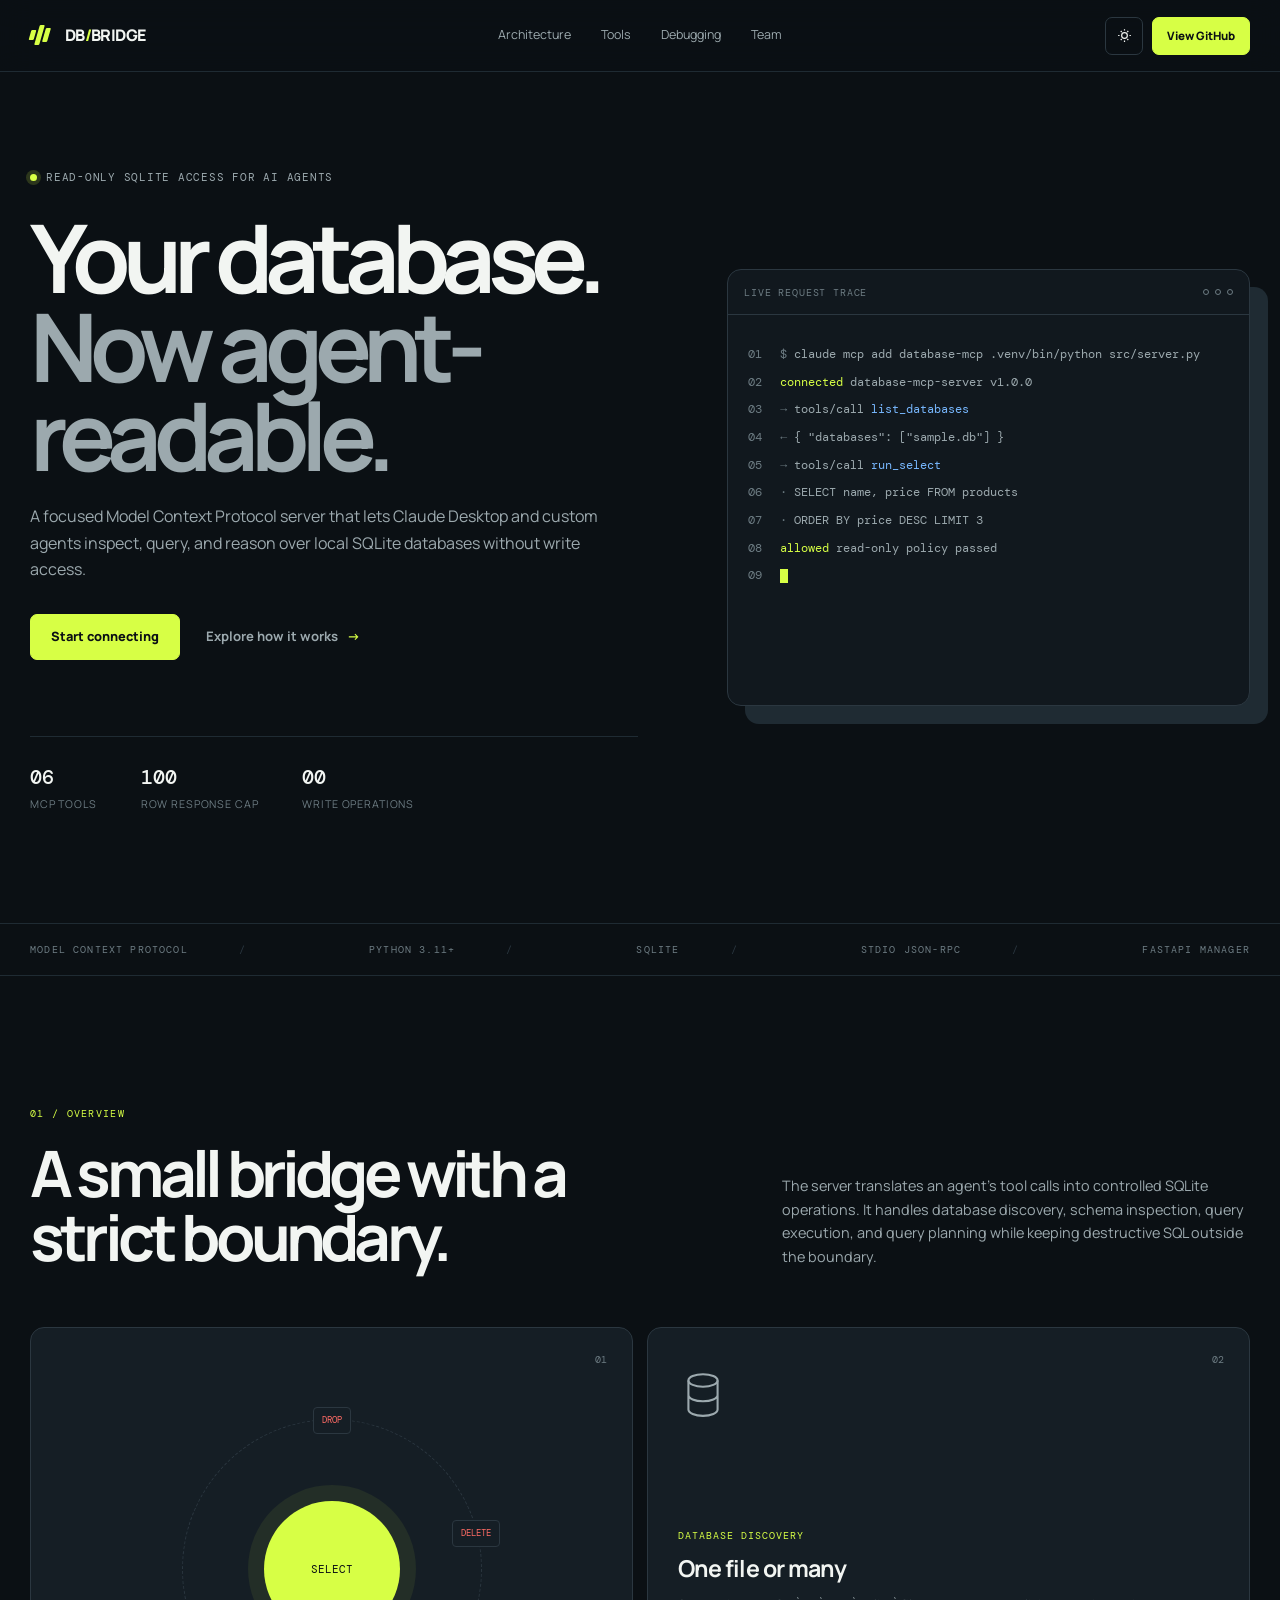
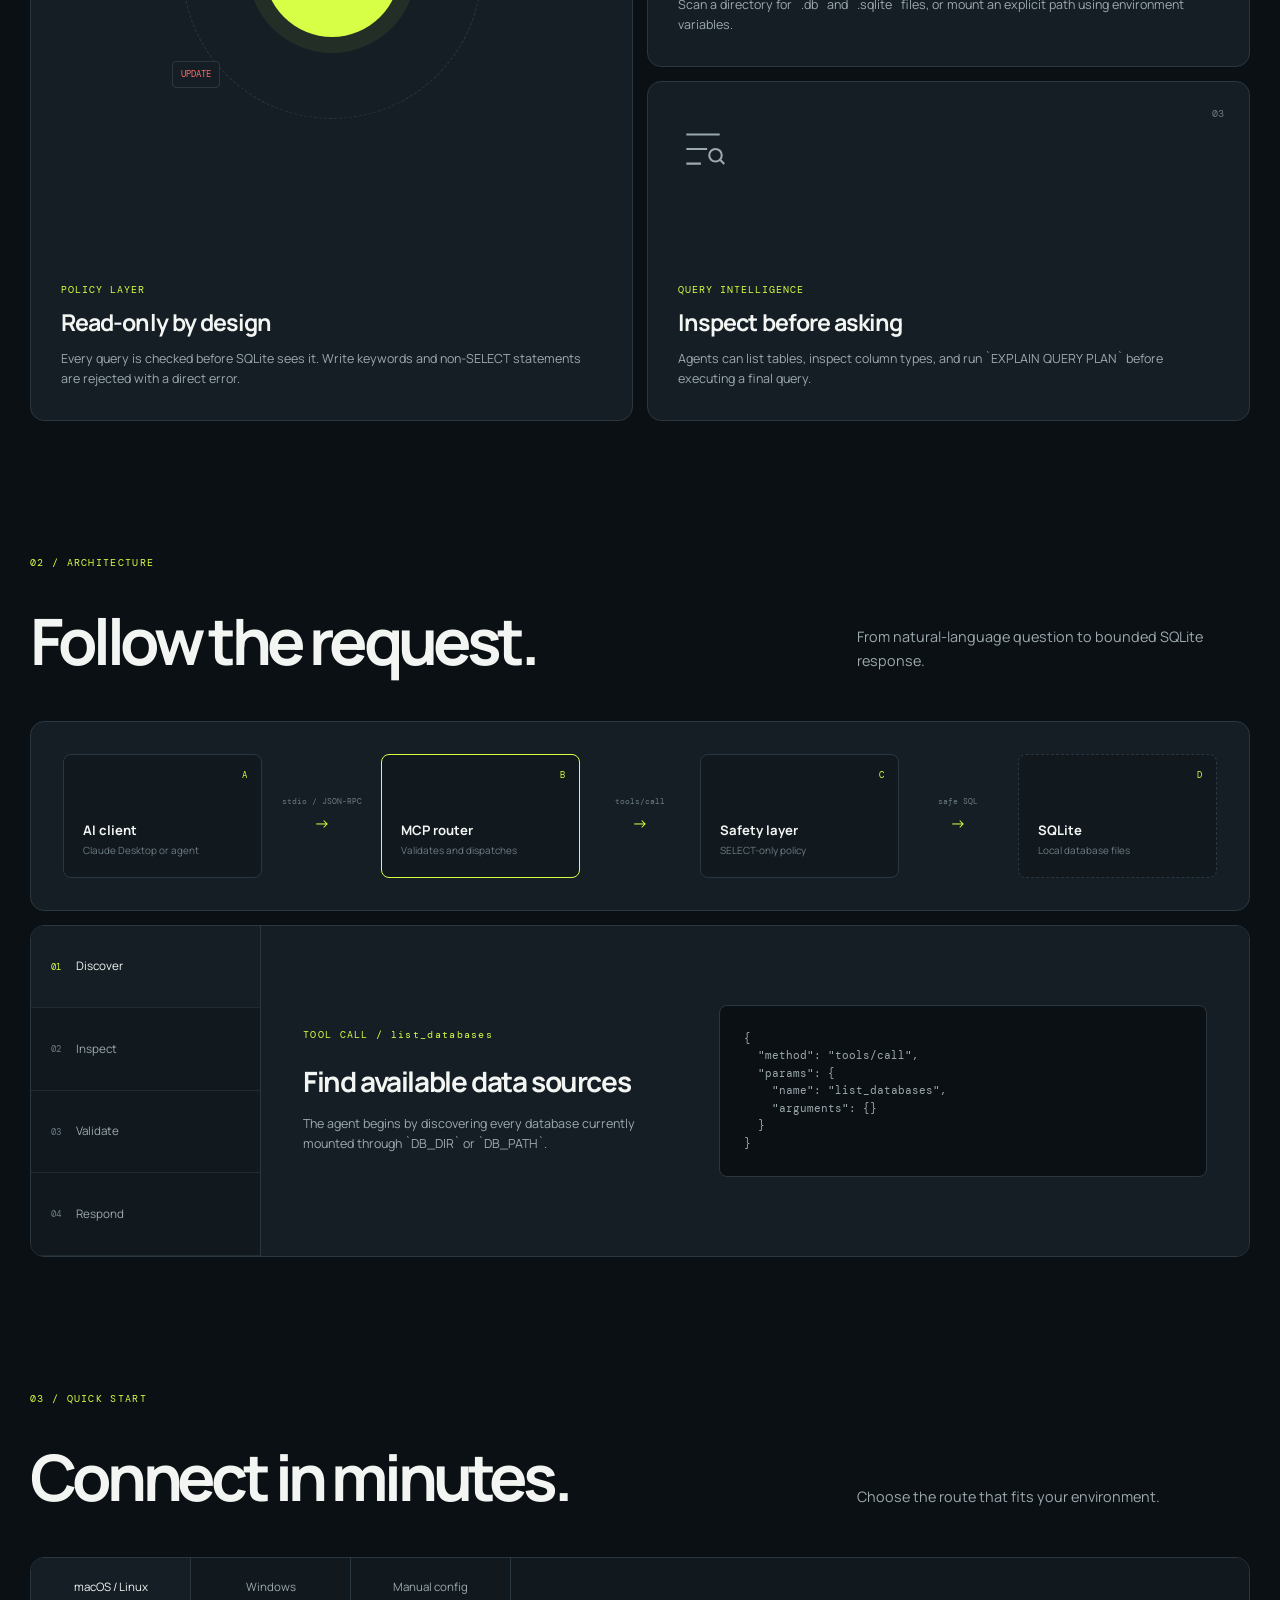
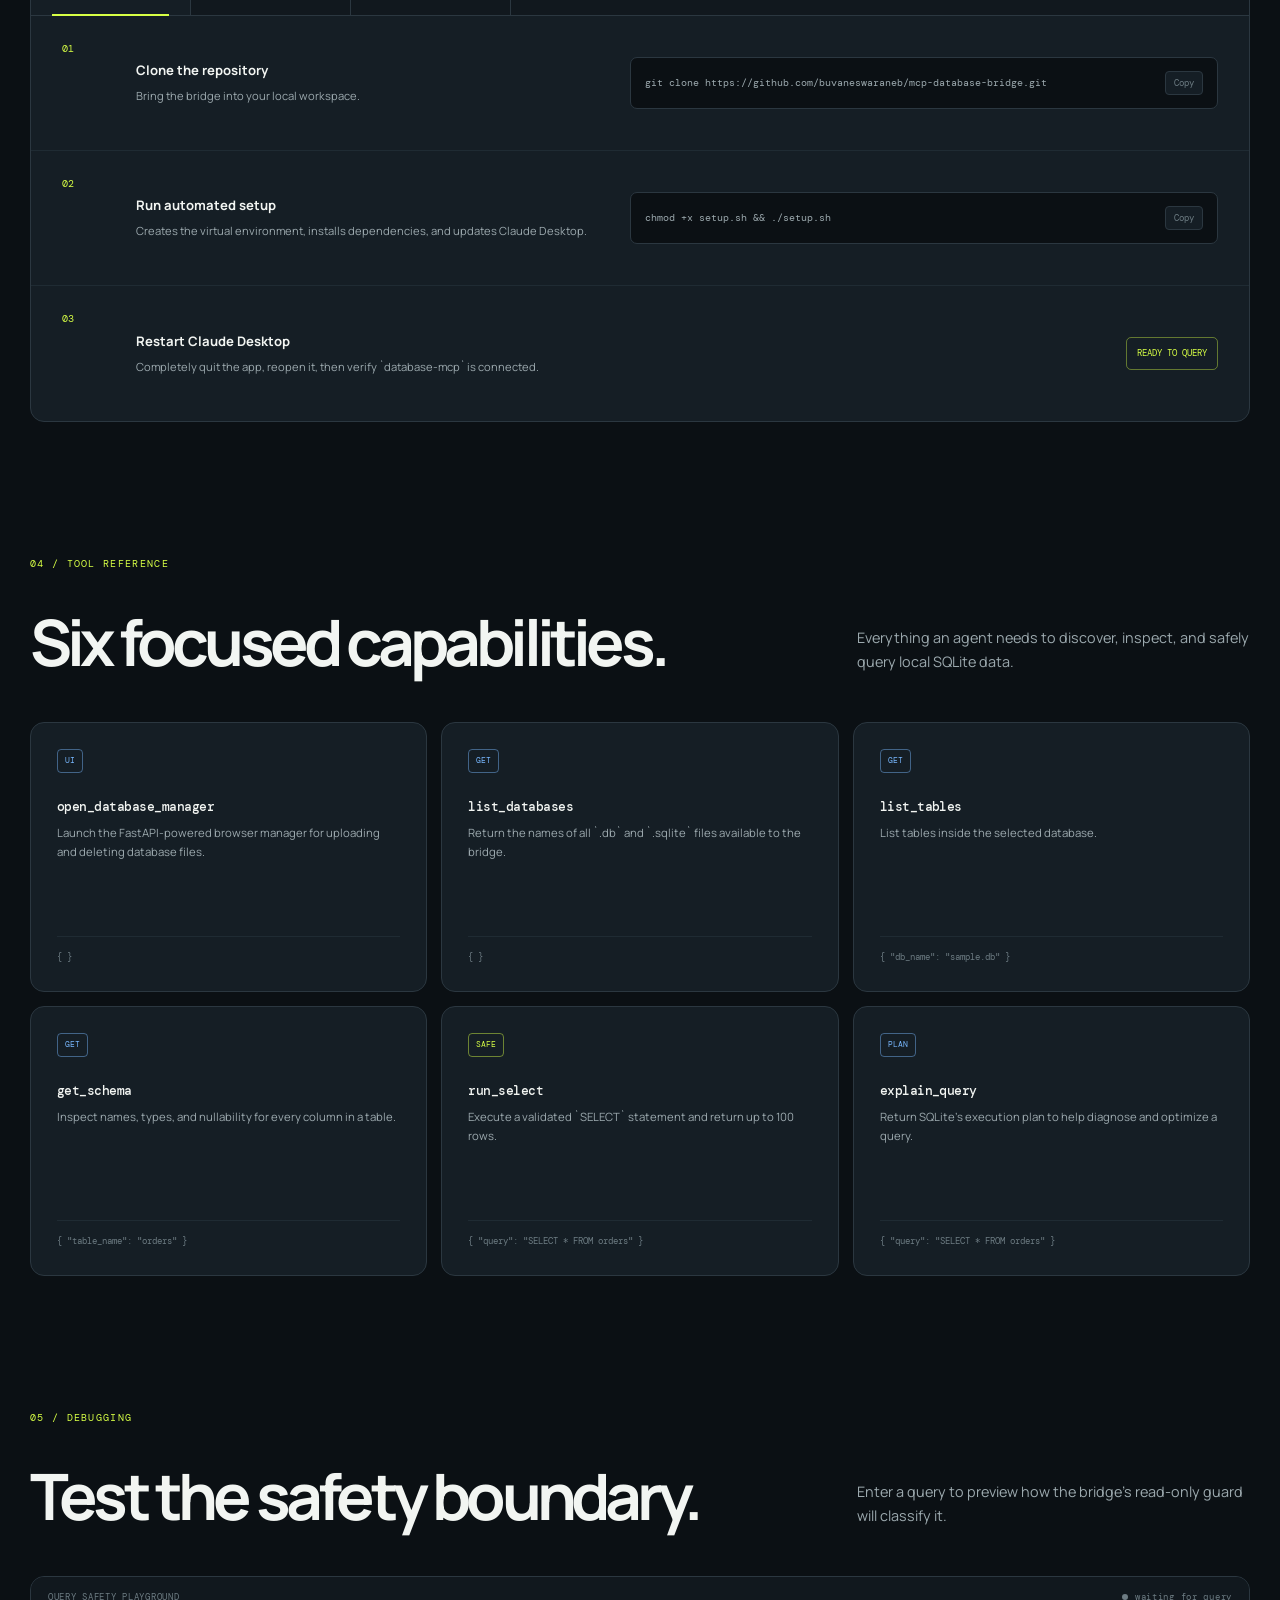
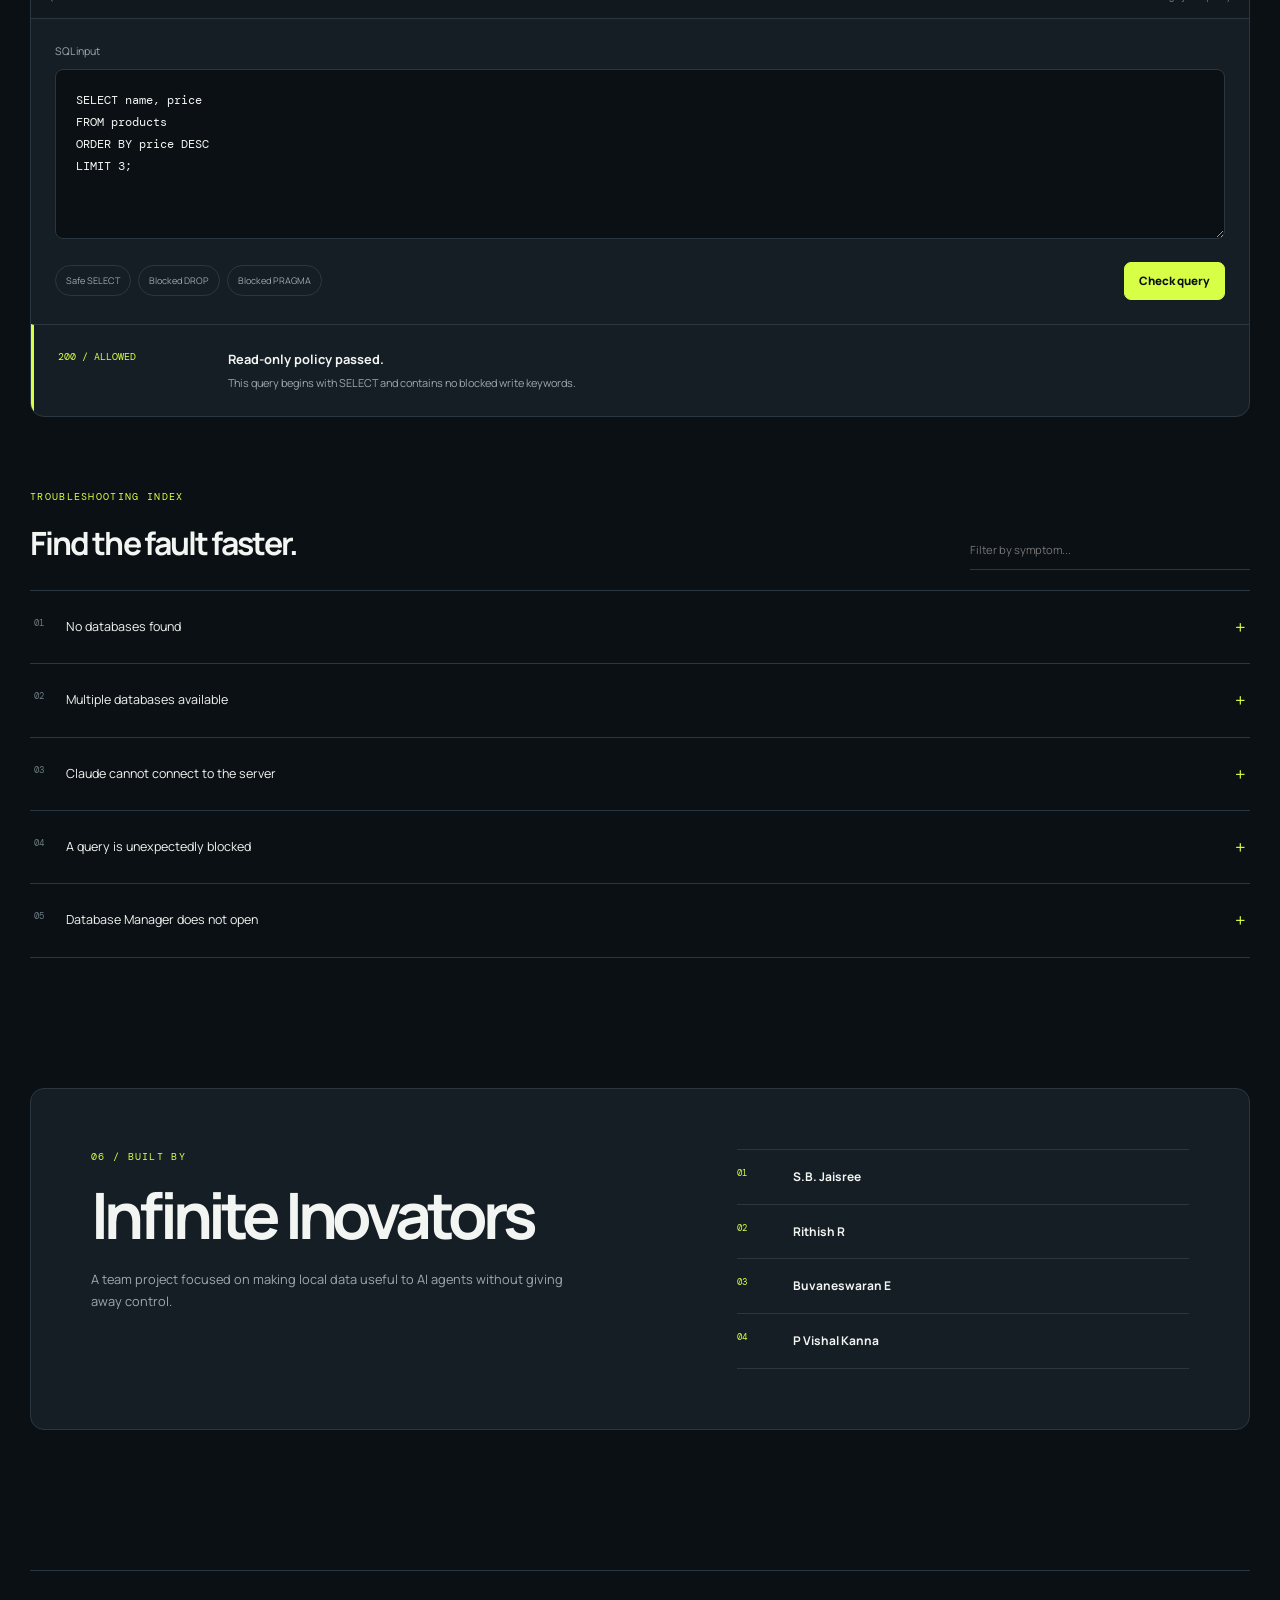
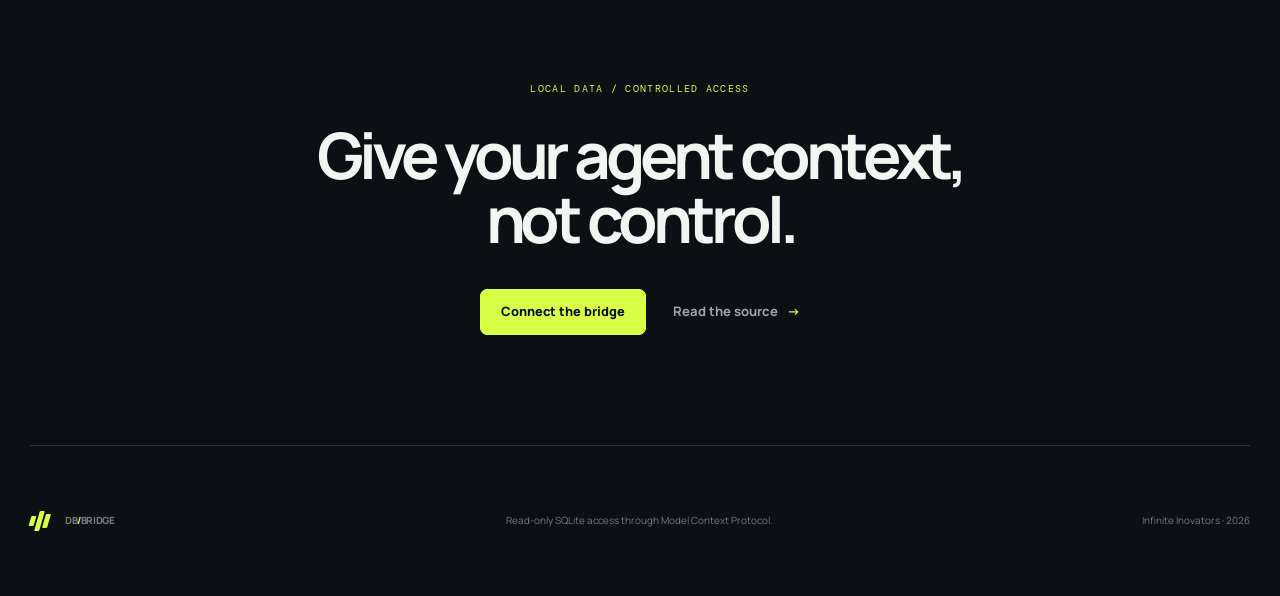
<file: docs/web/index.html>
<!DOCTYPE html>
<html lang="en">
<head>
  <meta charset="UTF-8">
  <meta name="viewport" content="width=device-width, initial-scale=1.0">
  <meta name="description" content="Documentation for MCP Database Bridge, a read-only SQLite connector for AI agents.">
  <meta name="theme-color" content="#0b1014">
  <title>MCP Database Bridge | Documentation</title>
  <link rel="icon" type="image/jpeg" href="img/logo.png">
  <link rel="apple-touch-icon" href="img/logo.png">
  <link rel="preconnect" href="https://fonts.googleapis.com">
  <link rel="preconnect" href="https://fonts.gstatic.com" crossorigin>
  <link href="https://fonts.googleapis.com/css2?family=DM+Mono:wght@400;500&family=Manrope:wght@400;500;600;700;800&display=swap" rel="stylesheet">
  <link rel="stylesheet" href="style.css">
</head>
<body>
  <div class="progress-bar" id="progressBar"></div>

  <header class="site-header">
    <a class="brand" href="#top" aria-label="MCP Database Bridge home">
      <span class="brand-mark" aria-hidden="true">
        <span></span><span></span><span></span>
      </span>
      <span>DB<span class="brand-slash">/</span>BRIDGE</span>
    </a>
    <nav class="top-nav" aria-label="Primary navigation">
      <a href="#architecture">Architecture</a>
      <a href="#tools">Tools</a>
      <a href="#debugging">Debugging</a>
      <a href="#team">Team</a>
    </nav>
    <div class="header-actions">
      <button class="icon-button" id="themeToggle" type="button" aria-label="Toggle color theme">
        <svg viewBox="0 0 24 24" aria-hidden="true"><path d="M12 3v2m0 14v2M3 12h2m14 0h2m-3.64-6.36-1.42 1.42M8.06 16.94l-1.42 1.42m0-12.72 1.42 1.42m7.88 9.88 1.42 1.42M16 12a4 4 0 1 1-8 0 4 4 0 0 1 8 0Z"/></svg>
      </button>
      <a class="button button-small" href="https://github.com/buvaneswaraneb/mcp-database-bridge" target="_blank" rel="noreferrer">View GitHub</a>
    </div>
  </header>

  <main id="top">
    <section class="hero">
      <div class="hero-grid" aria-hidden="true"></div>
      <div class="hero-content reveal">
        <div class="eyebrow"><span class="status-dot"></span> Read-only SQLite access for AI agents</div>
        <h1>Your database.<br><span>Now agent-readable.</span></h1>
        <p class="hero-copy">A focused Model Context Protocol server that lets Claude Desktop and custom agents inspect, query, and reason over local SQLite databases without write access.</p>
        <div class="hero-actions">
          <a class="button" href="#quick-start">Start connecting</a>
          <a class="text-link" href="#architecture">Explore how it works <span aria-hidden="true">→</span></a>
        </div>
        <div class="hero-metrics" aria-label="Project highlights">
          <div><strong>06</strong><span>MCP tools</span></div>
          <div><strong>100</strong><span>row response cap</span></div>
          <div><strong>00</strong><span>write operations</span></div>
        </div>
      </div>

      <div class="terminal-window reveal">
        <div class="terminal-bar">
          <span>live request trace</span>
          <div class="terminal-controls"><i></i><i></i><i></i></div>
        </div>
        <div class="terminal-body" id="terminalBody">
          <div><span class="line-num">01</span><span class="muted">$</span> claude mcp add database-mcp .venv/bin/python src/server.py</div>
          <div><span class="line-num">02</span><span class="success">connected</span> database-mcp-server v1.0.0</div>
          <div><span class="line-num">03</span><span class="muted">→</span> tools/call <span class="accent">list_databases</span></div>
          <div><span class="line-num">04</span><span class="muted">←</span> { "databases": ["sample.db"] }</div>
          <div><span class="line-num">05</span><span class="muted">→</span> tools/call <span class="accent">run_select</span></div>
          <div><span class="line-num">06</span><span class="muted">·</span> SELECT name, price FROM products</div>
          <div><span class="line-num">07</span><span class="muted">·</span> ORDER BY price DESC LIMIT 3</div>
          <div><span class="line-num">08</span><span class="success">allowed</span> read-only policy passed</div>
          <div><span class="line-num">09</span><span class="cursor"></span></div>
        </div>
      </div>
    </section>

    <section class="trust-strip" aria-label="Technology stack">
      <span>MODEL CONTEXT PROTOCOL</span>
      <span>PYTHON 3.11+</span>
      <span>SQLITE</span>
      <span>STDIO JSON-RPC</span>
      <span>FASTAPI MANAGER</span>
    </section>

    <section class="section section-intro reveal">
      <div>
        <span class="section-kicker">01 / OVERVIEW</span>
        <h2>A small bridge with a strict boundary.</h2>
      </div>
      <p>The server translates an agent's tool calls into controlled SQLite operations. It handles database discovery, schema inspection, query execution, and query planning while keeping destructive SQL outside the boundary.</p>
    </section>

    <section class="feature-grid">
      <article class="feature-card feature-card-large reveal">
        <div class="card-index">01</div>
        <div class="safety-visual" aria-hidden="true">
          <div class="safety-ring outer"><span>DROP</span><span>UPDATE</span><span>DELETE</span></div>
          <div class="safety-ring inner">SELECT</div>
        </div>
        <div>
          <span class="card-label">Policy layer</span>
          <h3>Read-only by design</h3>
          <p>Every query is checked before SQLite sees it. Write keywords and non-SELECT statements are rejected with a direct error.</p>
        </div>
      </article>
      <article class="feature-card reveal">
        <div class="card-index">02</div>
        <div class="mini-icon">
          <svg viewBox="0 0 24 24" aria-hidden="true"><ellipse cx="12" cy="5" rx="7" ry="3"/><path d="M5 5v7c0 1.7 3.1 3 7 3s7-1.3 7-3V5M5 12v7c0 1.7 3.1 3 7 3s7-1.3 7-3v-7"/></svg>
        </div>
        <span class="card-label">Database discovery</span>
        <h3>One file or many</h3>
        <p>Scan a directory for `.db` and `.sqlite` files, or mount an explicit path using environment variables.</p>
      </article>
      <article class="feature-card reveal">
        <div class="card-index">03</div>
        <div class="mini-icon">
          <svg viewBox="0 0 24 24" aria-hidden="true"><path d="M4 5h16M4 12h10M4 19h7"/><circle cx="18" cy="15" r="3"/><path d="m20.2 17.2 2 2"/></svg>
        </div>
        <span class="card-label">Query intelligence</span>
        <h3>Inspect before asking</h3>
        <p>Agents can list tables, inspect column types, and run `EXPLAIN QUERY PLAN` before executing a final query.</p>
      </article>
    </section>

    <section class="section" id="architecture">
      <div class="section-heading reveal">
        <span class="section-kicker">02 / ARCHITECTURE</span>
        <h2>Follow the request.</h2>
        <p>From natural-language question to bounded SQLite response.</p>
      </div>

      <div class="flow-diagram reveal" aria-label="Architecture flow diagram">
        <div class="flow-node">
          <span class="node-id">A</span>
          <strong>AI client</strong>
          <small>Claude Desktop or agent</small>
        </div>
        <div class="flow-arrow"><span>stdio / JSON-RPC</span><i>→</i></div>
        <div class="flow-node active">
          <span class="node-id">B</span>
          <strong>MCP router</strong>
          <small>Validates and dispatches</small>
        </div>
        <div class="flow-arrow"><span>tools/call</span><i>→</i></div>
        <div class="flow-node">
          <span class="node-id">C</span>
          <strong>Safety layer</strong>
          <small>SELECT-only policy</small>
        </div>
        <div class="flow-arrow"><span>safe SQL</span><i>→</i></div>
        <div class="flow-node database-node">
          <span class="node-id">D</span>
          <strong>SQLite</strong>
          <small>Local database files</small>
        </div>
      </div>

      <div class="request-walkthrough reveal">
        <div class="walkthrough-tabs" role="tablist" aria-label="Request stages">
          <button class="walkthrough-tab active" type="button" data-step="0"><span>01</span> Discover</button>
          <button class="walkthrough-tab" type="button" data-step="1"><span>02</span> Inspect</button>
          <button class="walkthrough-tab" type="button" data-step="2"><span>03</span> Validate</button>
          <button class="walkthrough-tab" type="button" data-step="3"><span>04</span> Respond</button>
        </div>
        <div class="walkthrough-panel">
          <div>
            <span class="panel-label" id="flowLabel">TOOL CALL / list_databases</span>
            <h3 id="flowTitle">Find available data sources</h3>
            <p id="flowCopy">The agent begins by discovering every database currently mounted through `DB_DIR` or `DB_PATH`.</p>
          </div>
          <pre><code id="flowCode">{
  "method": "tools/call",
  "params": {
    "name": "list_databases",
    "arguments": {}
  }
}</code></pre>
        </div>
      </div>
    </section>

    <section class="section" id="quick-start">
      <div class="section-heading reveal">
        <span class="section-kicker">03 / QUICK START</span>
        <h2>Connect in minutes.</h2>
        <p>Choose the route that fits your environment.</p>
      </div>

      <div class="setup-shell reveal">
        <div class="setup-tabs" role="tablist" aria-label="Setup operating system">
          <button class="setup-tab active" type="button" data-target="setup-mac">macOS / Linux</button>
          <button class="setup-tab" type="button" data-target="setup-windows">Windows</button>
          <button class="setup-tab" type="button" data-target="setup-manual">Manual config</button>
        </div>
        <div class="setup-panel active" id="setup-mac">
          <ol class="steps">
            <li><span>01</span><div><strong>Clone the repository</strong><p>Bring the bridge into your local workspace.</p></div><div class="code-row"><code>git clone https://github.com/buvaneswaraneb/mcp-database-bridge.git</code><button class="copy-button" type="button" aria-label="Copy command">Copy</button></div></li>
            <li><span>02</span><div><strong>Run automated setup</strong><p>Creates the virtual environment, installs dependencies, and updates Claude Desktop.</p></div><div class="code-row"><code>chmod +x setup.sh &amp;&amp; ./setup.sh</code><button class="copy-button" type="button" aria-label="Copy command">Copy</button></div></li>
            <li><span>03</span><div><strong>Restart Claude Desktop</strong><p>Completely quit the app, reopen it, then verify `database-mcp` is connected.</p></div><div class="step-state">READY TO QUERY</div></li>
          </ol>
        </div>
        <div class="setup-panel" id="setup-windows">
          <ol class="steps">
            <li><span>01</span><div><strong>Clone and enter the project</strong><p>Use PowerShell or Command Prompt.</p></div><div class="code-row"><code>git clone https://github.com/buvaneswaraneb/mcp-database-bridge.git</code><button class="copy-button" type="button" aria-label="Copy command">Copy</button></div></li>
            <li><span>02</span><div><strong>Run the setup script</strong><p>Installs the Python environment and configures Claude Desktop.</p></div><div class="code-row"><code>setup.bat</code><button class="copy-button" type="button" aria-label="Copy command">Copy</button></div></li>
            <li><span>03</span><div><strong>Restart Claude Desktop</strong><p>Close the application completely before reopening it.</p></div><div class="step-state">READY TO QUERY</div></li>
          </ol>
        </div>
        <div class="setup-panel" id="setup-manual">
          <div class="manual-grid">
            <div>
              <span class="panel-label">CLAUDE CODE</span>
              <p>Register the MCP server using the Python executable from your virtual environment.</p>
              <div class="code-block"><button class="copy-button" type="button" aria-label="Copy command">Copy</button><code>python3 -m venv .venv
source .venv/bin/activate
pip install -r requirements.txt
claude mcp add database-mcp .venv/bin/python src/server.py</code></div>
            </div>
            <div>
              <span class="panel-label">ENVIRONMENT</span>
              <p>Mount a directory of databases or a single explicit database path.</p>
              <div class="code-block"><button class="copy-button" type="button" aria-label="Copy environment example">Copy</button><code>DB_DIR=/absolute/path/to/databases
DB_PATH=/absolute/path/to/example.db</code></div>
            </div>
          </div>
        </div>
      </div>
    </section>

    <section class="section" id="tools">
      <div class="section-heading reveal">
        <span class="section-kicker">04 / TOOL REFERENCE</span>
        <h2>Six focused capabilities.</h2>
        <p>Everything an agent needs to discover, inspect, and safely query local SQLite data.</p>
      </div>
      <div class="tools-grid">
        <article class="tool-card reveal"><span class="tool-method">UI</span><h3>open_database_manager</h3><p>Launch the FastAPI-powered browser manager for uploading and deleting database files.</p><code>{ }</code></article>
        <article class="tool-card reveal"><span class="tool-method">GET</span><h3>list_databases</h3><p>Return the names of all `.db` and `.sqlite` files available to the bridge.</p><code>{ }</code></article>
        <article class="tool-card reveal"><span class="tool-method">GET</span><h3>list_tables</h3><p>List tables inside the selected database.</p><code>{ "db_name": "sample.db" }</code></article>
        <article class="tool-card reveal"><span class="tool-method">GET</span><h3>get_schema</h3><p>Inspect names, types, and nullability for every column in a table.</p><code>{ "table_name": "orders" }</code></article>
        <article class="tool-card reveal"><span class="tool-method secure">SAFE</span><h3>run_select</h3><p>Execute a validated `SELECT` statement and return up to 100 rows.</p><code>{ "query": "SELECT * FROM orders" }</code></article>
        <article class="tool-card reveal"><span class="tool-method">PLAN</span><h3>explain_query</h3><p>Return SQLite's execution plan to help diagnose and optimize a query.</p><code>{ "query": "SELECT * FROM orders" }</code></article>
      </div>
    </section>

    <section class="section debugger-section" id="debugging">
      <div class="section-heading reveal">
        <span class="section-kicker">05 / DEBUGGING</span>
        <h2>Test the safety boundary.</h2>
        <p>Enter a query to preview how the bridge's read-only guard will classify it.</p>
      </div>

      <div class="query-lab reveal">
        <div class="lab-header"><span>QUERY SAFETY PLAYGROUND</span><span class="lab-status" id="labStatus"><i></i> waiting for query</span></div>
        <div class="lab-body">
          <label for="queryInput">SQL input</label>
          <textarea id="queryInput" spellcheck="false">SELECT name, price
FROM products
ORDER BY price DESC
LIMIT 3;</textarea>
          <div class="lab-actions">
            <div>
              <button class="chip query-example" type="button" data-query="SELECT * FROM customers LIMIT 10;">Safe SELECT</button>
              <button class="chip query-example" type="button" data-query="DROP TABLE customers;">Blocked DROP</button>
              <button class="chip query-example" type="button" data-query="PRAGMA table_info(customers);">Blocked PRAGMA</button>
            </div>
            <button class="button button-small" id="checkQuery" type="button">Check query</button>
          </div>
        </div>
        <div class="lab-result allowed" id="labResult">
          <span class="result-code">200 / ALLOWED</span>
          <div><strong>Read-only policy passed.</strong><p>This query begins with SELECT and contains no blocked write keywords.</p></div>
        </div>
      </div>

      <div class="troubleshooting reveal">
        <div class="trouble-header">
          <div><span class="panel-label">TROUBLESHOOTING INDEX</span><h3>Find the fault faster.</h3></div>
          <input type="search" id="troubleSearch" placeholder="Filter by symptom..." aria-label="Filter troubleshooting tips">
        </div>
        <div class="accordion" id="troubleAccordion">
          <article class="accordion-item" data-search="no databases found db_dir db_path path file">
            <button type="button" aria-expanded="false"><span><i>01</i>No databases found</span><b>+</b></button>
            <div class="accordion-content"><p>Confirm `DB_DIR` points to a readable directory containing `.db` or `.sqlite` files. If using `DB_PATH`, make sure it is an absolute path to an existing file.</p><code>DB_DIR=/absolute/path/to/sample_data</code></div>
          </article>
          <article class="accordion-item" data-search="multiple databases specify db_name available">
            <button type="button" aria-expanded="false"><span><i>02</i>Multiple databases available</span><b>+</b></button>
            <div class="accordion-content"><p>When more than one database is mounted, include `db_name` in tool arguments so the bridge can resolve the correct file.</p><code>{ "db_name": "sample.db" }</code></div>
          </article>
          <article class="accordion-item" data-search="claude desktop server disconnected config restart command path">
            <button type="button" aria-expanded="false"><span><i>03</i>Claude cannot connect to the server</span><b>+</b></button>
            <div class="accordion-content"><p>Use absolute paths in `claude_desktop_config.json`, verify the virtual environment exists, and completely restart Claude Desktop after changing configuration.</p><code>claude mcp list</code></div>
          </article>
          <article class="accordion-item" data-search="query blocked select forbidden keyword pragma update drop write">
            <button type="button" aria-expanded="false"><span><i>04</i>A query is unexpectedly blocked</span><b>+</b></button>
            <div class="accordion-content"><p>The guard rejects queries containing `INSERT`, `UPDATE`, `DELETE`, `DROP`, `CREATE`, `ALTER`, `TRUNCATE`, or `PRAGMA`. Keep the statement to a direct `SELECT` query.</p><code>SELECT * FROM products LIMIT 20;</code></div>
          </article>
          <article class="accordion-item" data-search="web manager port 8000 uvicorn upload api browser">
            <button type="button" aria-expanded="false"><span><i>05</i>Database Manager does not open</span><b>+</b></button>
            <div class="accordion-content"><p>Start the manager directly and inspect the terminal output. Ensure port `8000` is free and all requirements are installed.</p><code>python -m uvicorn src.web:app --port 8000</code></div>
          </article>
        </div>
        <p class="no-results" id="noResults">No matching debugging tip found.</p>
      </div>
    </section>

    <section class="section" id="team">
      <div class="team-banner reveal">
        <div>
          <span class="section-kicker">06 / BUILT BY</span>
          <h2>Infinite Inovators</h2>
          <p>A team project focused on making local data useful to AI agents without giving away control.</p>
        </div>
        <div class="team-list" aria-label="Team members">
          <div><span>01</span><strong>S.B. Jaisree</strong></div>
          <div><span>02</span><strong>Rithish R</strong></div>
          <div><span>03</span><strong>Buvaneswaran E</strong></div>
          <div><span>04</span><strong>P Vishal Kanna</strong></div>
        </div>
      </div>
    </section>

    <section class="closing-cta reveal">
      <span class="section-kicker">LOCAL DATA / CONTROLLED ACCESS</span>
      <h2>Give your agent context,<br>not control.</h2>
      <div>
        <a class="button" href="#quick-start">Connect the bridge</a>
        <a class="text-link" href="https://github.com/buvaneswaraneb/mcp-database-bridge" target="_blank" rel="noreferrer">Read the source <span aria-hidden="true">→</span></a>
      </div>
    </section>
  </main>

  <footer>
    <a class="brand" href="#top" aria-label="MCP Database Bridge home"><span class="brand-mark" aria-hidden="true"><span></span><span></span><span></span></span><span>DB<span class="brand-slash">/</span>BRIDGE</span></a>
    <p>Read-only SQLite access through Model Context Protocol.</p>
    <p>Infinite Inovators · 2026</p>
  </footer>

  <div class="toast" id="toast" role="status">Copied to clipboard</div>
  <script src="script.js"></script>
</body>
</html>
</file>
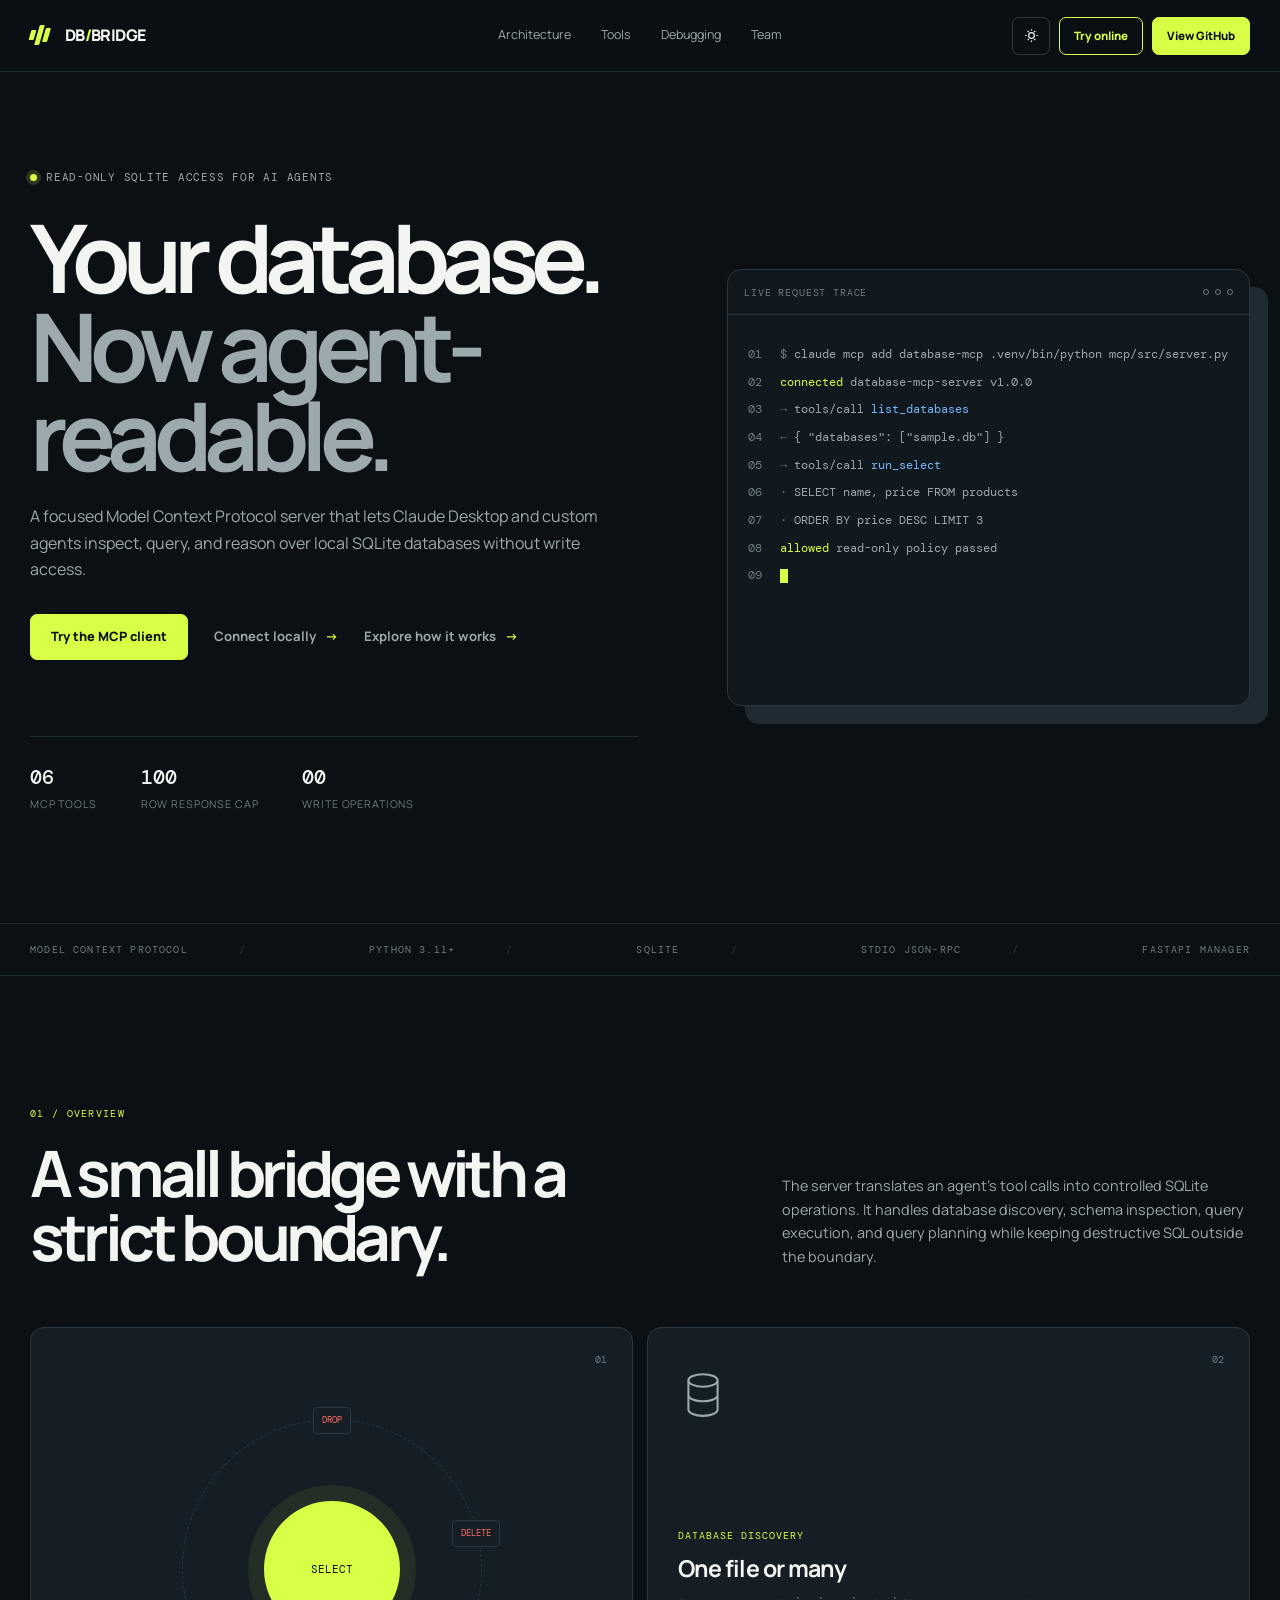
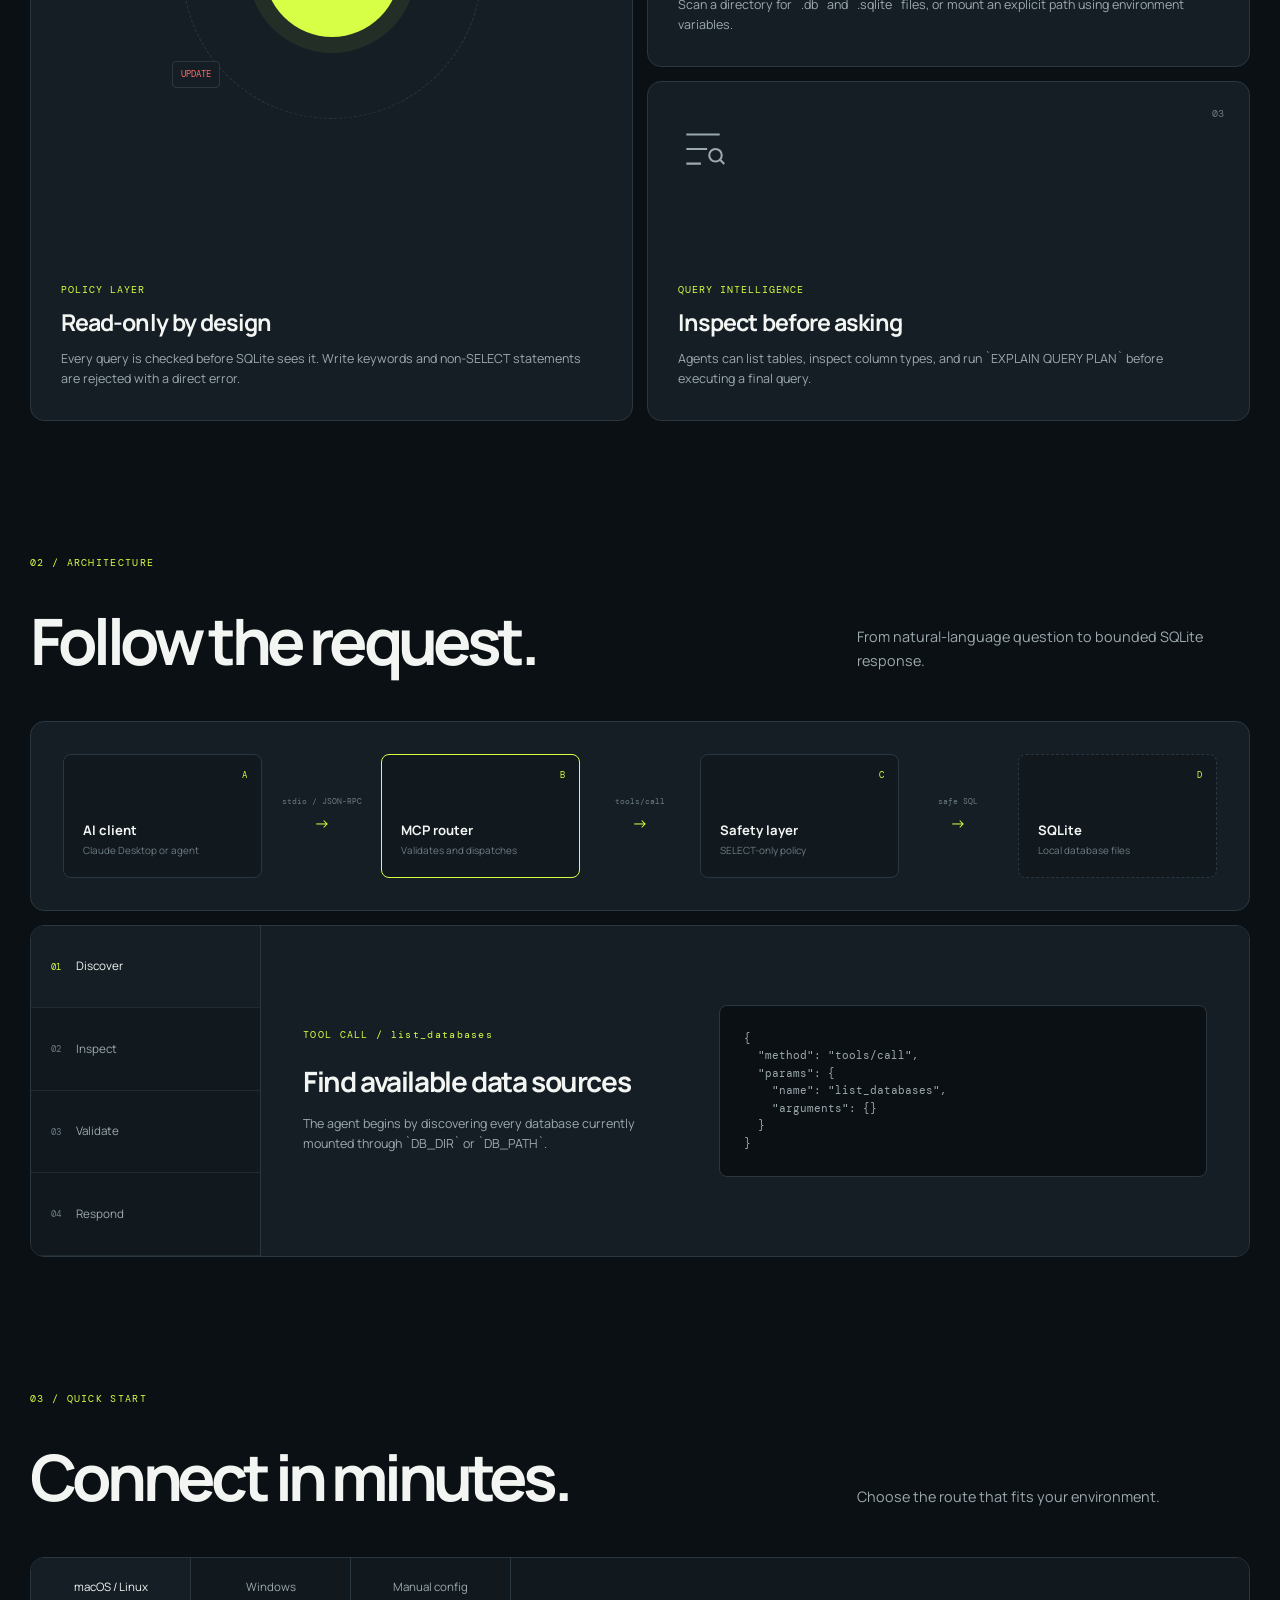
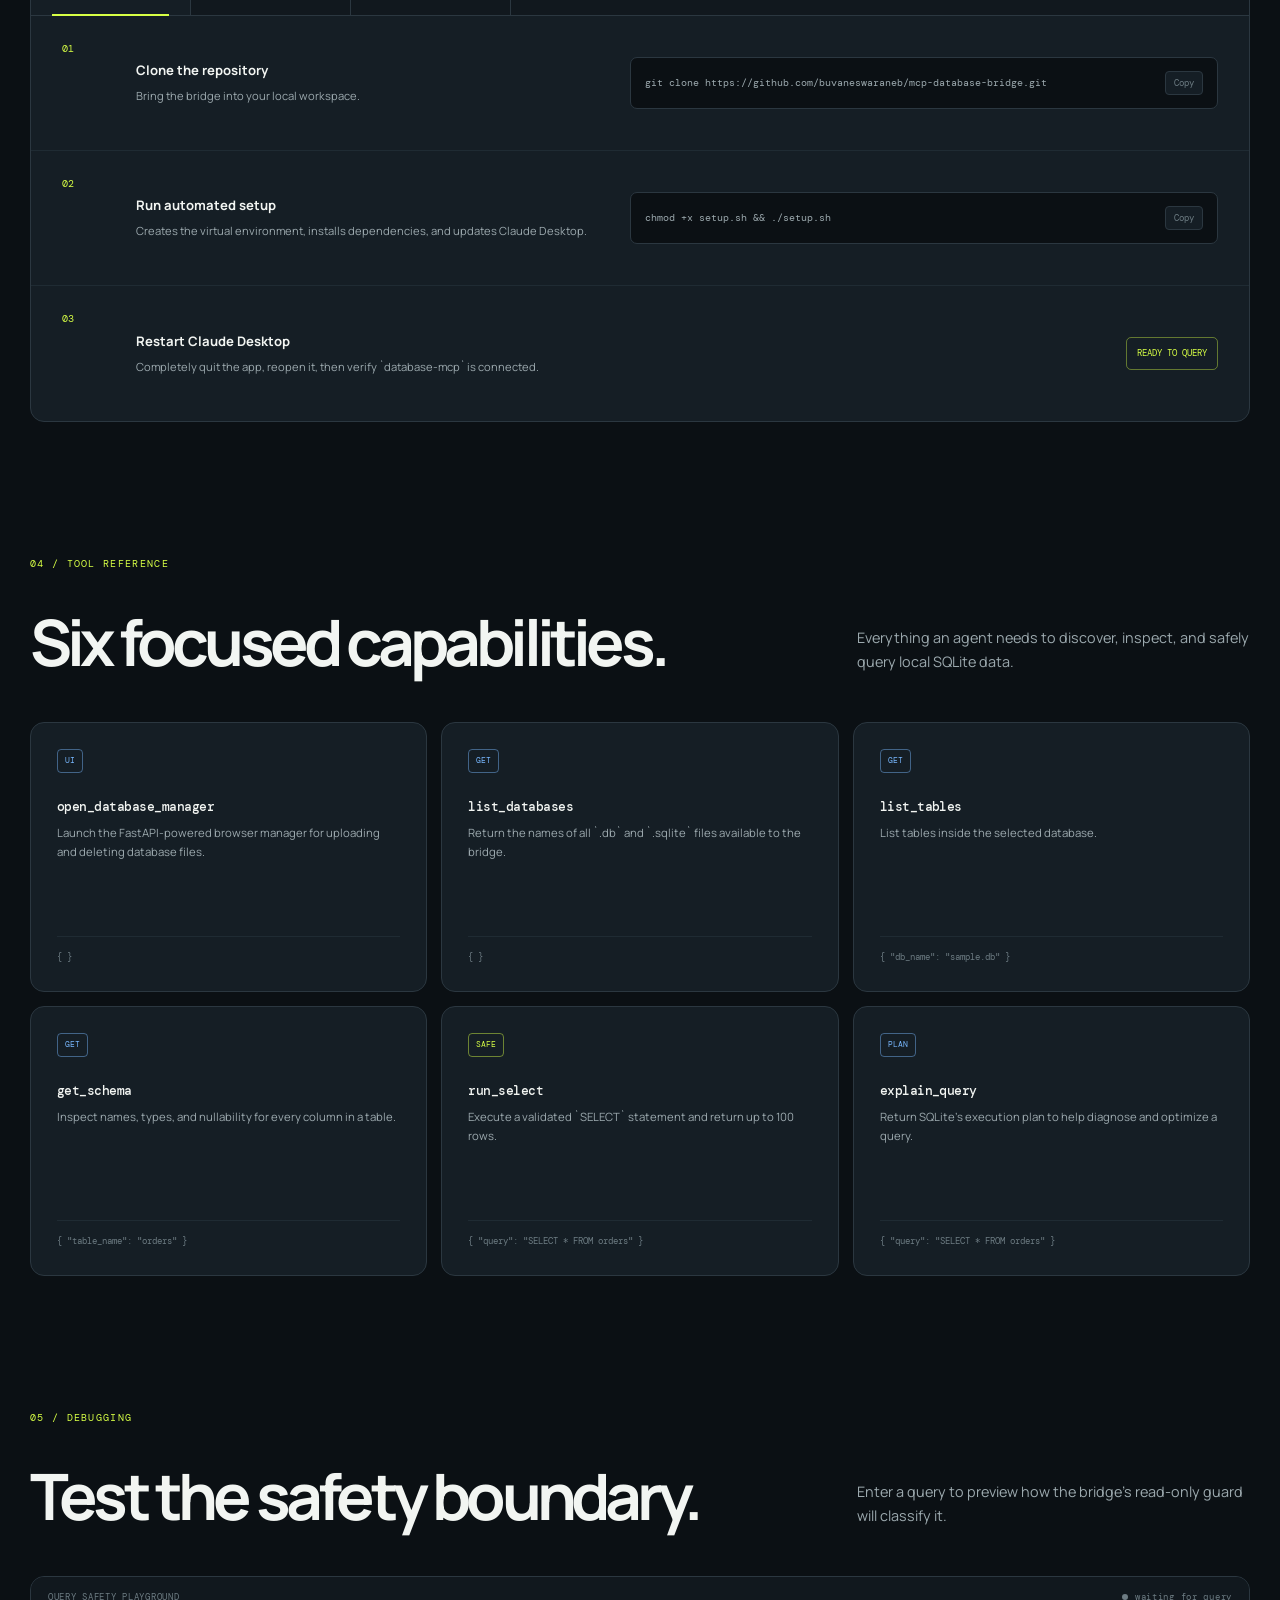
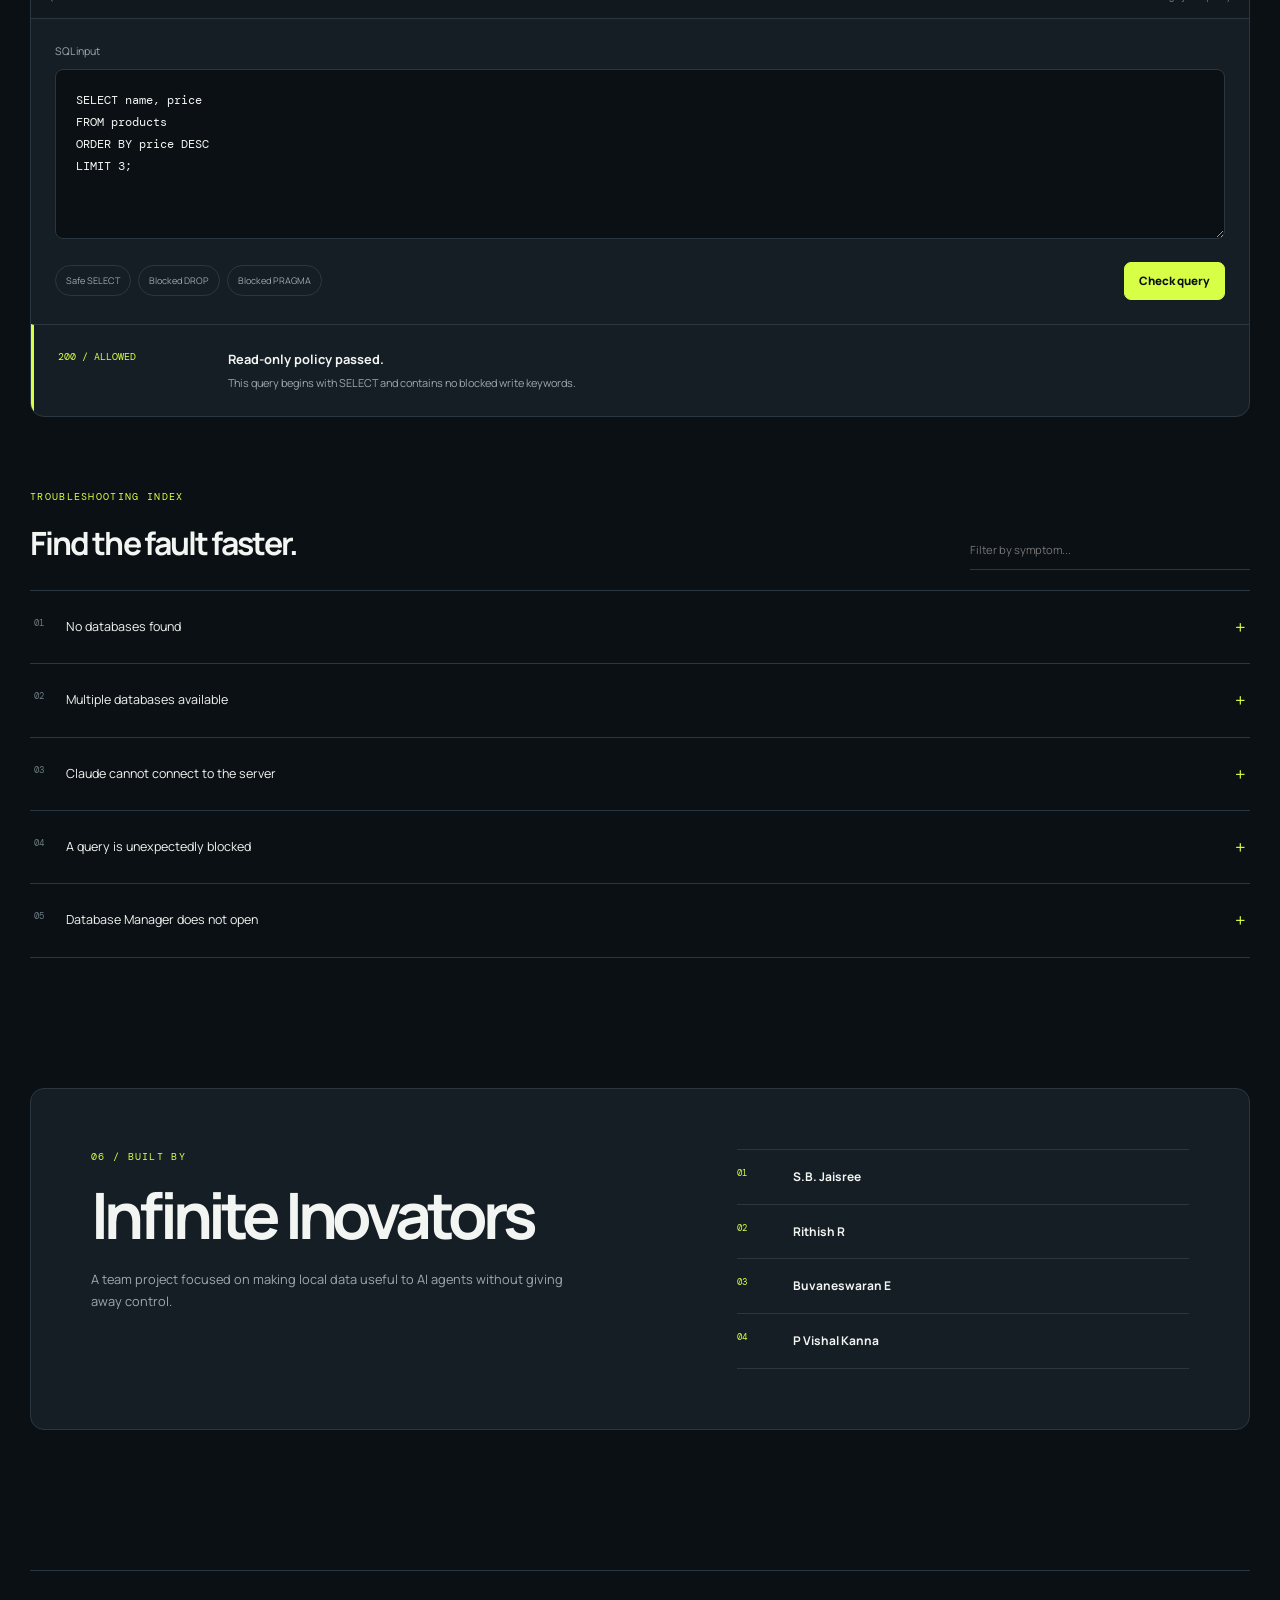
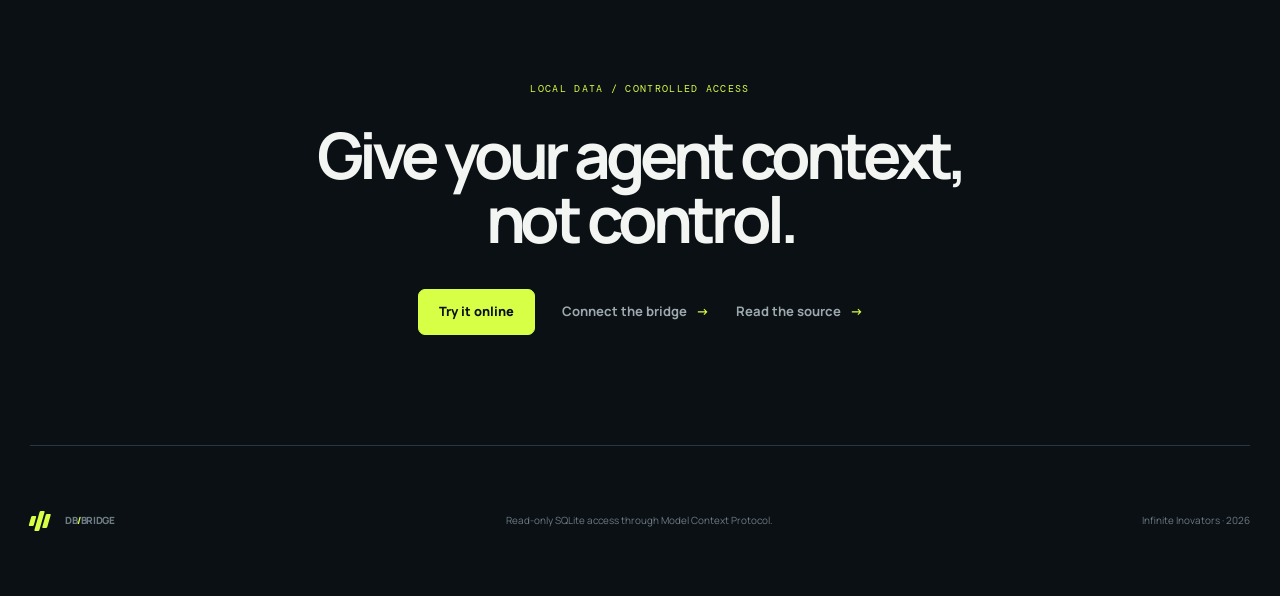
<file: documentation/docs/web/index.html>
<!DOCTYPE html>
<html lang="en">
<head>
  <meta charset="UTF-8">
  <meta name="viewport" content="width=device-width, initial-scale=1.0">
  <meta name="description" content="Documentation for MCP Database Bridge, a read-only SQLite connector for AI agents.">
  <meta name="theme-color" content="#0b1014">
  <title>MCP Database Bridge | Documentation</title>
  <link rel="icon" type="image/jpeg" href="img/logo.png">
  <link rel="apple-touch-icon" href="img/logo.png">
  <link rel="preconnect" href="https://fonts.googleapis.com">
  <link rel="preconnect" href="https://fonts.gstatic.com" crossorigin>
  <link href="https://fonts.googleapis.com/css2?family=DM+Mono:wght@400;500&family=Manrope:wght@400;500;600;700;800&display=swap" rel="stylesheet">
  <link rel="stylesheet" href="style.css">
</head>
<body>
  <div class="progress-bar" id="progressBar"></div>

  <header class="site-header">
    <a class="brand" href="#top" aria-label="MCP Database Bridge home">
      <span class="brand-mark" aria-hidden="true">
        <span></span><span></span><span></span>
      </span>
      <span>DB<span class="brand-slash">/</span>BRIDGE</span>
    </a>
    <nav class="top-nav" aria-label="Primary navigation">
      <a href="#architecture">Architecture</a>
      <a href="#tools">Tools</a>
      <a href="#debugging">Debugging</a>
      <a href="#team">Team</a>
    </nav>
    <div class="header-actions">
      <button class="icon-button" id="themeToggle" type="button" aria-label="Toggle color theme">
        <svg viewBox="0 0 24 24" aria-hidden="true"><path d="M12 3v2m0 14v2M3 12h2m14 0h2m-3.64-6.36-1.42 1.42M8.06 16.94l-1.42 1.42m0-12.72 1.42 1.42m7.88 9.88 1.42 1.42M16 12a4 4 0 1 1-8 0 4 4 0 0 1 8 0Z"/></svg>
      </button>
      <a class="button button-small button-outline" href="https://mcp-database-bridge.vercel.app" target="_blank" rel="noreferrer">Try online</a>
      <a class="button button-small" href="https://github.com/buvaneswaraneb/mcp-database-bridge" target="_blank" rel="noreferrer">View GitHub</a>
    </div>
  </header>

  <main id="top">
    <section class="hero">
      <div class="hero-grid" aria-hidden="true"></div>
      <div class="hero-content reveal">
        <div class="eyebrow"><span class="status-dot"></span> Read-only SQLite access for AI agents</div>
        <h1>Your database.<br><span>Now agent-readable.</span></h1>
        <p class="hero-copy">A focused Model Context Protocol server that lets Claude Desktop and custom agents inspect, query, and reason over local SQLite databases without write access.</p>
        <div class="hero-actions">
          <a class="button" href="https://mcp-database-bridge.vercel.app" target="_blank" rel="noreferrer">Try the MCP client</a>
          <a class="text-link" href="#quick-start">Connect locally <span aria-hidden="true">→</span></a>
          <a class="text-link" href="#architecture">Explore how it works <span aria-hidden="true">→</span></a>
        </div>
        <div class="hero-metrics" aria-label="Project highlights">
          <div><strong>06</strong><span>MCP tools</span></div>
          <div><strong>100</strong><span>row response cap</span></div>
          <div><strong>00</strong><span>write operations</span></div>
        </div>
      </div>

      <div class="terminal-window reveal">
        <div class="terminal-bar">
          <span>live request trace</span>
          <div class="terminal-controls"><i></i><i></i><i></i></div>
        </div>
        <div class="terminal-body" id="terminalBody">
          <div><span class="line-num">01</span><span class="muted">$</span> claude mcp add database-mcp .venv/bin/python mcp/src/server.py</div>
          <div><span class="line-num">02</span><span class="success">connected</span> database-mcp-server v1.0.0</div>
          <div><span class="line-num">03</span><span class="muted">→</span> tools/call <span class="accent">list_databases</span></div>
          <div><span class="line-num">04</span><span class="muted">←</span> { "databases": ["sample.db"] }</div>
          <div><span class="line-num">05</span><span class="muted">→</span> tools/call <span class="accent">run_select</span></div>
          <div><span class="line-num">06</span><span class="muted">·</span> SELECT name, price FROM products</div>
          <div><span class="line-num">07</span><span class="muted">·</span> ORDER BY price DESC LIMIT 3</div>
          <div><span class="line-num">08</span><span class="success">allowed</span> read-only policy passed</div>
          <div><span class="line-num">09</span><span class="cursor"></span></div>
        </div>
      </div>
    </section>

    <section class="trust-strip" aria-label="Technology stack">
      <span>MODEL CONTEXT PROTOCOL</span>
      <span>PYTHON 3.11+</span>
      <span>SQLITE</span>
      <span>STDIO JSON-RPC</span>
      <span>FASTAPI MANAGER</span>
    </section>

    <section class="section section-intro reveal">
      <div>
        <span class="section-kicker">01 / OVERVIEW</span>
        <h2>A small bridge with a strict boundary.</h2>
      </div>
      <p>The server translates an agent's tool calls into controlled SQLite operations. It handles database discovery, schema inspection, query execution, and query planning while keeping destructive SQL outside the boundary.</p>
    </section>

    <section class="feature-grid">
      <article class="feature-card feature-card-large reveal">
        <div class="card-index">01</div>
        <div class="safety-visual" aria-hidden="true">
          <div class="safety-ring outer"><span>DROP</span><span>UPDATE</span><span>DELETE</span></div>
          <div class="safety-ring inner">SELECT</div>
        </div>
        <div>
          <span class="card-label">Policy layer</span>
          <h3>Read-only by design</h3>
          <p>Every query is checked before SQLite sees it. Write keywords and non-SELECT statements are rejected with a direct error.</p>
        </div>
      </article>
      <article class="feature-card reveal">
        <div class="card-index">02</div>
        <div class="mini-icon">
          <svg viewBox="0 0 24 24" aria-hidden="true"><ellipse cx="12" cy="5" rx="7" ry="3"/><path d="M5 5v7c0 1.7 3.1 3 7 3s7-1.3 7-3V5M5 12v7c0 1.7 3.1 3 7 3s7-1.3 7-3v-7"/></svg>
        </div>
        <span class="card-label">Database discovery</span>
        <h3>One file or many</h3>
        <p>Scan a directory for `.db` and `.sqlite` files, or mount an explicit path using environment variables.</p>
      </article>
      <article class="feature-card reveal">
        <div class="card-index">03</div>
        <div class="mini-icon">
          <svg viewBox="0 0 24 24" aria-hidden="true"><path d="M4 5h16M4 12h10M4 19h7"/><circle cx="18" cy="15" r="3"/><path d="m20.2 17.2 2 2"/></svg>
        </div>
        <span class="card-label">Query intelligence</span>
        <h3>Inspect before asking</h3>
        <p>Agents can list tables, inspect column types, and run `EXPLAIN QUERY PLAN` before executing a final query.</p>
      </article>
    </section>

    <section class="section" id="architecture">
      <div class="section-heading reveal">
        <span class="section-kicker">02 / ARCHITECTURE</span>
        <h2>Follow the request.</h2>
        <p>From natural-language question to bounded SQLite response.</p>
      </div>

      <div class="flow-diagram reveal" aria-label="Architecture flow diagram">
        <div class="flow-node">
          <span class="node-id">A</span>
          <strong>AI client</strong>
          <small>Claude Desktop or agent</small>
        </div>
        <div class="flow-arrow"><span>stdio / JSON-RPC</span><i>→</i></div>
        <div class="flow-node active">
          <span class="node-id">B</span>
          <strong>MCP router</strong>
          <small>Validates and dispatches</small>
        </div>
        <div class="flow-arrow"><span>tools/call</span><i>→</i></div>
        <div class="flow-node">
          <span class="node-id">C</span>
          <strong>Safety layer</strong>
          <small>SELECT-only policy</small>
        </div>
        <div class="flow-arrow"><span>safe SQL</span><i>→</i></div>
        <div class="flow-node database-node">
          <span class="node-id">D</span>
          <strong>SQLite</strong>
          <small>Local database files</small>
        </div>
      </div>

      <div class="request-walkthrough reveal">
        <div class="walkthrough-tabs" role="tablist" aria-label="Request stages">
          <button class="walkthrough-tab active" type="button" data-step="0"><span>01</span> Discover</button>
          <button class="walkthrough-tab" type="button" data-step="1"><span>02</span> Inspect</button>
          <button class="walkthrough-tab" type="button" data-step="2"><span>03</span> Validate</button>
          <button class="walkthrough-tab" type="button" data-step="3"><span>04</span> Respond</button>
        </div>
        <div class="walkthrough-panel">
          <div>
            <span class="panel-label" id="flowLabel">TOOL CALL / list_databases</span>
            <h3 id="flowTitle">Find available data sources</h3>
            <p id="flowCopy">The agent begins by discovering every database currently mounted through `DB_DIR` or `DB_PATH`.</p>
          </div>
          <pre><code id="flowCode">{
  "method": "tools/call",
  "params": {
    "name": "list_databases",
    "arguments": {}
  }
}</code></pre>
        </div>
      </div>
    </section>

    <section class="section" id="quick-start">
      <div class="section-heading reveal">
        <span class="section-kicker">03 / QUICK START</span>
        <h2>Connect in minutes.</h2>
        <p>Choose the route that fits your environment.</p>
      </div>

      <div class="setup-shell reveal">
        <div class="setup-tabs" role="tablist" aria-label="Setup operating system">
          <button class="setup-tab active" type="button" data-target="setup-mac">macOS / Linux</button>
          <button class="setup-tab" type="button" data-target="setup-windows">Windows</button>
          <button class="setup-tab" type="button" data-target="setup-manual">Manual config</button>
        </div>
        <div class="setup-panel active" id="setup-mac">
          <ol class="steps">
            <li><span>01</span><div><strong>Clone the repository</strong><p>Bring the bridge into your local workspace.</p></div><div class="code-row"><code>git clone https://github.com/buvaneswaraneb/mcp-database-bridge.git</code><button class="copy-button" type="button" aria-label="Copy command">Copy</button></div></li>
            <li><span>02</span><div><strong>Run automated setup</strong><p>Creates the virtual environment, installs dependencies, and updates Claude Desktop.</p></div><div class="code-row"><code>chmod +x setup.sh &amp;&amp; ./setup.sh</code><button class="copy-button" type="button" aria-label="Copy command">Copy</button></div></li>
            <li><span>03</span><div><strong>Restart Claude Desktop</strong><p>Completely quit the app, reopen it, then verify `database-mcp` is connected.</p></div><div class="step-state">READY TO QUERY</div></li>
          </ol>
        </div>
        <div class="setup-panel" id="setup-windows">
          <ol class="steps">
            <li><span>01</span><div><strong>Clone and enter the project</strong><p>Use PowerShell or Command Prompt.</p></div><div class="code-row"><code>git clone https://github.com/buvaneswaraneb/mcp-database-bridge.git</code><button class="copy-button" type="button" aria-label="Copy command">Copy</button></div></li>
            <li><span>02</span><div><strong>Run the setup script</strong><p>Installs the Python environment and configures Claude Desktop.</p></div><div class="code-row"><code>setup.bat</code><button class="copy-button" type="button" aria-label="Copy command">Copy</button></div></li>
            <li><span>03</span><div><strong>Restart Claude Desktop</strong><p>Close the application completely before reopening it.</p></div><div class="step-state">READY TO QUERY</div></li>
          </ol>
        </div>
        <div class="setup-panel" id="setup-manual">
          <div class="manual-grid">
            <div>
              <span class="panel-label">CLAUDE CODE</span>
              <p>Register the MCP server using the Python executable from your virtual environment.</p>
              <div class="code-block"><button class="copy-button" type="button" aria-label="Copy command">Copy</button><code>python3 -m venv .venv
source .venv/bin/activate
pip install -r requirements.txt
claude mcp add database-mcp .venv/bin/python mcp/src/server.py</code></div>
            </div>
            <div>
              <span class="panel-label">ENVIRONMENT</span>
              <p>Mount a directory of databases or a single explicit database path.</p>
              <div class="code-block"><button class="copy-button" type="button" aria-label="Copy environment example">Copy</button><code>DB_DIR=/absolute/path/to/databases
DB_PATH=/absolute/path/to/example.db</code></div>
            </div>
          </div>
        </div>
      </div>
    </section>

    <section class="section" id="tools">
      <div class="section-heading reveal">
        <span class="section-kicker">04 / TOOL REFERENCE</span>
        <h2>Six focused capabilities.</h2>
        <p>Everything an agent needs to discover, inspect, and safely query local SQLite data.</p>
      </div>
      <div class="tools-grid">
        <article class="tool-card reveal"><span class="tool-method">UI</span><h3>open_database_manager</h3><p>Launch the FastAPI-powered browser manager for uploading and deleting database files.</p><code>{ }</code></article>
        <article class="tool-card reveal"><span class="tool-method">GET</span><h3>list_databases</h3><p>Return the names of all `.db` and `.sqlite` files available to the bridge.</p><code>{ }</code></article>
        <article class="tool-card reveal"><span class="tool-method">GET</span><h3>list_tables</h3><p>List tables inside the selected database.</p><code>{ "db_name": "sample.db" }</code></article>
        <article class="tool-card reveal"><span class="tool-method">GET</span><h3>get_schema</h3><p>Inspect names, types, and nullability for every column in a table.</p><code>{ "table_name": "orders" }</code></article>
        <article class="tool-card reveal"><span class="tool-method secure">SAFE</span><h3>run_select</h3><p>Execute a validated `SELECT` statement and return up to 100 rows.</p><code>{ "query": "SELECT * FROM orders" }</code></article>
        <article class="tool-card reveal"><span class="tool-method">PLAN</span><h3>explain_query</h3><p>Return SQLite's execution plan to help diagnose and optimize a query.</p><code>{ "query": "SELECT * FROM orders" }</code></article>
      </div>
    </section>

    <section class="section debugger-section" id="debugging">
      <div class="section-heading reveal">
        <span class="section-kicker">05 / DEBUGGING</span>
        <h2>Test the safety boundary.</h2>
        <p>Enter a query to preview how the bridge's read-only guard will classify it.</p>
      </div>

      <div class="query-lab reveal">
        <div class="lab-header"><span>QUERY SAFETY PLAYGROUND</span><span class="lab-status" id="labStatus"><i></i> waiting for query</span></div>
        <div class="lab-body">
          <label for="queryInput">SQL input</label>
          <textarea id="queryInput" spellcheck="false">SELECT name, price
FROM products
ORDER BY price DESC
LIMIT 3;</textarea>
          <div class="lab-actions">
            <div>
              <button class="chip query-example" type="button" data-query="SELECT * FROM customers LIMIT 10;">Safe SELECT</button>
              <button class="chip query-example" type="button" data-query="DROP TABLE customers;">Blocked DROP</button>
              <button class="chip query-example" type="button" data-query="PRAGMA table_info(customers);">Blocked PRAGMA</button>
            </div>
            <button class="button button-small" id="checkQuery" type="button">Check query</button>
          </div>
        </div>
        <div class="lab-result allowed" id="labResult">
          <span class="result-code">200 / ALLOWED</span>
          <div><strong>Read-only policy passed.</strong><p>This query begins with SELECT and contains no blocked write keywords.</p></div>
        </div>
      </div>

      <div class="troubleshooting reveal">
        <div class="trouble-header">
          <div><span class="panel-label">TROUBLESHOOTING INDEX</span><h3>Find the fault faster.</h3></div>
          <input type="search" id="troubleSearch" placeholder="Filter by symptom..." aria-label="Filter troubleshooting tips">
        </div>
        <div class="accordion" id="troubleAccordion">
          <article class="accordion-item" data-search="no databases found db_dir db_path path file">
            <button type="button" aria-expanded="false"><span><i>01</i>No databases found</span><b>+</b></button>
            <div class="accordion-content"><p>Confirm `DB_DIR` points to a readable directory containing `.db` or `.sqlite` files. If using `DB_PATH`, make sure it is an absolute path to an existing file.</p><code>DB_DIR=/absolute/path/to/sample_data</code></div>
          </article>
          <article class="accordion-item" data-search="multiple databases specify db_name available">
            <button type="button" aria-expanded="false"><span><i>02</i>Multiple databases available</span><b>+</b></button>
            <div class="accordion-content"><p>When more than one database is mounted, include `db_name` in tool arguments so the bridge can resolve the correct file.</p><code>{ "db_name": "sample.db" }</code></div>
          </article>
          <article class="accordion-item" data-search="claude desktop server disconnected config restart command path">
            <button type="button" aria-expanded="false"><span><i>03</i>Claude cannot connect to the server</span><b>+</b></button>
            <div class="accordion-content"><p>Use absolute paths in `claude_desktop_config.json`, verify the virtual environment exists, and completely restart Claude Desktop after changing configuration.</p><code>claude mcp list</code></div>
          </article>
          <article class="accordion-item" data-search="query blocked select forbidden keyword pragma update drop write">
            <button type="button" aria-expanded="false"><span><i>04</i>A query is unexpectedly blocked</span><b>+</b></button>
            <div class="accordion-content"><p>The guard rejects queries containing `INSERT`, `UPDATE`, `DELETE`, `DROP`, `CREATE`, `ALTER`, `TRUNCATE`, or `PRAGMA`. Keep the statement to a direct `SELECT` query.</p><code>SELECT * FROM products LIMIT 20;</code></div>
          </article>
          <article class="accordion-item" data-search="web manager port 8000 uvicorn upload api browser">
            <button type="button" aria-expanded="false"><span><i>05</i>Database Manager does not open</span><b>+</b></button>
            <div class="accordion-content"><p>Start the manager directly and inspect the terminal output. Ensure port `8000` is free and all requirements are installed.</p><code>python -m uvicorn mcp.src.web:app --port 8000</code></div>
          </article>
        </div>
        <p class="no-results" id="noResults">No matching debugging tip found.</p>
      </div>
    </section>

    <section class="section" id="team">
      <div class="team-banner reveal">
        <div>
          <span class="section-kicker">06 / BUILT BY</span>
          <h2>Infinite Inovators</h2>
          <p>A team project focused on making local data useful to AI agents without giving away control.</p>
        </div>
        <div class="team-list" aria-label="Team members">
          <div><span>01</span><strong>S.B. Jaisree</strong></div>
          <div><span>02</span><strong>Rithish R</strong></div>
          <div><span>03</span><strong>Buvaneswaran E</strong></div>
          <div><span>04</span><strong>P Vishal Kanna</strong></div>
        </div>
      </div>
    </section>

    <section class="closing-cta reveal">
      <span class="section-kicker">LOCAL DATA / CONTROLLED ACCESS</span>
      <h2>Give your agent context,<br>not control.</h2>
      <div>
        <a class="button" href="https://mcp-database-bridge.vercel.app" target="_blank" rel="noreferrer">Try it online</a>
        <a class="text-link" href="#quick-start">Connect the bridge <span aria-hidden="true">→</span></a>
        <a class="text-link" href="https://github.com/buvaneswaraneb/mcp-database-bridge" target="_blank" rel="noreferrer">Read the source <span aria-hidden="true">→</span></a>
      </div>
    </section>
  </main>

  <footer>
    <a class="brand" href="#top" aria-label="MCP Database Bridge home"><span class="brand-mark" aria-hidden="true"><span></span><span></span><span></span></span><span>DB<span class="brand-slash">/</span>BRIDGE</span></a>
    <p>Read-only SQLite access through Model Context Protocol.</p>
    <p>Infinite Inovators · 2026</p>
  </footer>

  <div class="toast" id="toast" role="status">Copied to clipboard</div>
  <script src="script.js"></script>
</body>
</html>
</file>
<file: docs/web/style.css>
:root {
  --bg: #0b1014;
  --bg-raised: #11181e;
  --panel: #151e25;
  --panel-strong: #1a252d;
  --line: #2b3740;
  --line-soft: #1f2b33;
  --text: #f2f5f2;
  --muted: #9ca9ae;
  --faint: #6d7c83;
  --accent: #d7ff45;
  --accent-dark: #0b1014;
  --red: #ff6b65;
  --blue: #78b8ff;
  --max: 1220px;
  --radius: 14px;
}

[data-theme="light"] {
  --bg: #f3f4ee;
  --bg-raised: #e9ebe3;
  --panel: #fbfcf7;
  --panel-strong: #ffffff;
  --line: #cdd2c8;
  --line-soft: #dfe3da;
  --text: #101619;
  --muted: #566368;
  --faint: #7d888b;
  --accent: #b5df19;
  --accent-dark: #111711;
  --red: #c9403a;
  --blue: #246cab;
}

* { box-sizing: border-box; }
html { scroll-behavior: smooth; scroll-padding-top: 88px; }
body {
  margin: 0;
  overflow-x: hidden;
  background: var(--bg);
  color: var(--text);
  font-family: "Manrope", sans-serif;
  line-height: 1.65;
  transition: background-color .25s ease, color .25s ease;
}
button, input, textarea { font: inherit; }
button, a { -webkit-tap-highlight-color: transparent; }
a { color: inherit; text-decoration: none; }
code, pre, .section-kicker, .eyebrow, .panel-label, .tool-method, .card-index, .node-id, .step-state, .lab-header, .result-code {
  font-family: "DM Mono", monospace;
}

.progress-bar {
  position: fixed;
  inset: 0 auto auto 0;
  width: 0;
  height: 2px;
  background: var(--accent);
  z-index: 100;
}

.site-header {
  position: sticky;
  top: 0;
  z-index: 50;
  height: 72px;
  display: grid;
  grid-template-columns: 1fr auto 1fr;
  align-items: center;
  padding: 0 max(24px, calc((100vw - var(--max)) / 2));
  background: color-mix(in srgb, var(--bg) 90%, transparent);
  border-bottom: 1px solid var(--line-soft);
  backdrop-filter: blur(16px);
}
.brand { display: inline-flex; align-items: center; gap: 10px; width: fit-content; font-weight: 800; letter-spacing: -.04em; }
.brand-slash { color: var(--accent); }
.brand-mark { position: relative; display: inline-flex; align-items: center; gap: 2px; width: 25px; height: 20px; }
.brand-mark span { width: 5px; background: var(--accent); border-radius: 1px; transform: skew(-16deg); }
.brand-mark span:nth-child(1) { height: 10px; }
.brand-mark span:nth-child(2) { height: 20px; }
.brand-mark span:nth-child(3) { height: 14px; }
.top-nav { display: flex; align-items: center; gap: 30px; font-size: .78rem; color: var(--muted); }
.top-nav a { transition: color .2s ease; }
.top-nav a:hover, .top-nav a.active { color: var(--text); }
.header-actions { justify-self: end; display: flex; align-items: center; gap: 9px; }
.icon-button {
  display: grid;
  place-items: center;
  width: 38px;
  height: 38px;
  padding: 0;
  color: var(--text);
  background: transparent;
  border: 1px solid var(--line);
  border-radius: 7px;
  cursor: pointer;
}
.icon-button svg { width: 17px; fill: none; stroke: currentColor; stroke-width: 1.7; }
.button {
  display: inline-flex;
  align-items: center;
  justify-content: center;
  min-height: 46px;
  padding: 0 20px;
  background: var(--accent);
  border: 1px solid var(--accent);
  border-radius: 7px;
  color: var(--accent-dark);
  font-size: .8rem;
  font-weight: 800;
  cursor: pointer;
  transition: transform .2s ease, background-color .2s ease;
}
.button:hover { transform: translateY(-2px); background: color-mix(in srgb, var(--accent) 86%, white); }
.button-small { min-height: 38px; padding: 0 14px; font-size: .72rem; }
.text-link { display: inline-flex; gap: 9px; align-items: center; color: var(--muted); font-size: .82rem; font-weight: 700; }
.text-link span { color: var(--accent); transition: transform .2s ease; }
.text-link:hover span { transform: translateX(4px); }

.hero {
  position: relative;
  min-height: calc(100vh - 72px);
  display: grid;
  grid-template-columns: minmax(0, 1fr) minmax(440px, .86fr);
  align-items: center;
  gap: 7vw;
  max-width: var(--max);
  margin: 0 auto;
  padding: 90px 0 110px;
}
.hero-grid { display: none; }
.hero-content { position: relative; z-index: 1; }
.hero-content, .terminal-window { min-width: 0; }
.eyebrow {
  display: inline-flex;
  align-items: center;
  gap: 9px;
  color: var(--muted);
  font-size: .68rem;
  letter-spacing: .07em;
  text-transform: uppercase;
}
.status-dot { width: 7px; height: 7px; border-radius: 50%; background: var(--accent); box-shadow: 0 0 0 4px color-mix(in srgb, var(--accent) 16%, transparent); }
h1, h2, h3, p { margin-top: 0; }
h1 {
  margin: 24px 0 24px;
  font-size: clamp(4.4rem, 7.4vw, 7.4rem);
  line-height: .94;
  letter-spacing: -.085em;
}
h1 span { color: var(--muted); }
.hero-copy { max-width: 610px; margin-bottom: 31px; color: var(--muted); font-size: 1rem; }
.hero-actions { display: flex; align-items: center; gap: 26px; }
.hero-metrics { display: flex; gap: 44px; margin-top: 76px; padding-top: 24px; border-top: 1px solid var(--line-soft); }
.hero-metrics div { display: grid; gap: 2px; }
.hero-metrics strong { font-family: "DM Mono", monospace; font-size: 1.25rem; font-weight: 500; }
.hero-metrics span { color: var(--faint); font-size: .67rem; text-transform: uppercase; letter-spacing: .08em; }

.terminal-window { position: relative; z-index: 2; overflow: hidden; border: 1px solid var(--line); border-radius: var(--radius); background: var(--bg-raised); box-shadow: 18px 18px 0 var(--line-soft); transform: rotate(1deg); }
.terminal-bar { height: 45px; display: flex; align-items: center; justify-content: space-between; padding: 0 16px; border-bottom: 1px solid var(--line); color: var(--faint); font: .65rem "DM Mono", monospace; text-transform: uppercase; letter-spacing: .08em; }
.terminal-controls { display: flex; gap: 6px; }
.terminal-controls i { width: 6px; height: 6px; border: 1px solid var(--faint); border-radius: 50%; }
.terminal-body { min-height: 390px; padding: 26px 20px; color: var(--muted); font: .72rem/2.4 "DM Mono", monospace; }
.terminal-body div { white-space: nowrap; }
.line-num { display: inline-block; width: 32px; color: var(--faint); user-select: none; }
.terminal-body .success { color: var(--accent); }
.terminal-body .accent { color: var(--blue); }
.terminal-body .muted { color: var(--faint); }
.cursor { display: inline-block; width: 8px; height: 14px; background: var(--accent); vertical-align: middle; animation: blink 1s step-end infinite; }
@keyframes blink { 50% { opacity: 0; } }

.trust-strip { display: flex; align-items: center; justify-content: space-between; gap: 20px; padding: 19px max(24px, calc((100vw - var(--max)) / 2)); border-block: 1px solid var(--line-soft); color: var(--faint); font: .61rem "DM Mono", monospace; letter-spacing: .12em; }
.trust-strip span:not(:last-child)::after { content: "/"; margin-left: 4vw; color: var(--line); }

.section { max-width: var(--max); margin: 0 auto; padding: 130px 0 0; }
.section-intro { display: grid; grid-template-columns: 1fr .75fr; align-items: end; gap: 10vw; }
.section-kicker, .panel-label { display: block; color: var(--accent); font-size: .63rem; letter-spacing: .13em; }
.section-intro h2, .section-heading h2, .team-banner h2, .closing-cta h2 { margin: 18px 0 0; font-size: clamp(2.8rem, 5vw, 5.3rem); line-height: 1; letter-spacing: -.075em; }
.section-intro p, .section-heading p { margin: 0; color: var(--muted); font-size: .9rem; }
.section-heading { display: grid; grid-template-columns: 1fr .5fr; align-items: end; gap: 40px; margin-bottom: 48px; }
.section-heading .section-kicker { grid-column: 1 / -1; margin-bottom: -21px; }

.feature-grid { max-width: var(--max); margin: 58px auto 0; display: grid; grid-template-columns: repeat(2, 1fr); gap: 14px; }
.feature-card { position: relative; min-height: 340px; display: flex; flex-direction: column; justify-content: flex-end; padding: 30px; overflow: hidden; border: 1px solid var(--line); border-radius: var(--radius); background: var(--panel); }
.feature-card-large { grid-row: span 2; min-height: 694px; }
.card-index { position: absolute; top: 24px; right: 25px; color: var(--faint); font-size: .62rem; }
.card-label { display: block; margin-bottom: 7px; color: var(--accent); font: .61rem "DM Mono", monospace; text-transform: uppercase; letter-spacing: .1em; }
.feature-card h3 { margin-bottom: 7px; font-size: 1.45rem; letter-spacing: -.04em; }
.feature-card p { margin-bottom: 0; color: var(--muted); font-size: .78rem; }
.mini-icon { position: absolute; top: 42px; left: 30px; color: var(--muted); }
.mini-icon svg { width: 50px; fill: none; stroke: currentColor; stroke-width: 1; }
.safety-visual { position: absolute; inset: 76px 0 auto; height: 330px; display: grid; place-items: center; }
.safety-ring { border-radius: 50%; display: grid; place-items: center; font-family: "DM Mono", monospace; }
.safety-ring.outer { position: relative; width: 300px; height: 300px; border: 1px dashed var(--line); color: var(--red); animation: rotate 28s linear infinite; }
.safety-ring.outer span { position: absolute; padding: 5px 8px; background: var(--panel); border: 1px solid var(--line); border-radius: 4px; font-size: .56rem; }
.safety-ring.outer span:nth-child(1) { top: -13px; }
.safety-ring.outer span:nth-child(2) { bottom: 30px; left: -11px; }
.safety-ring.outer span:nth-child(3) { right: -19px; top: 100px; }
.safety-ring.inner { position: absolute; width: 136px; height: 136px; background: var(--accent); color: var(--accent-dark); font-size: .7rem; box-shadow: 0 0 0 16px color-mix(in srgb, var(--accent) 7%, transparent); }
@keyframes rotate { to { transform: rotate(360deg); } }

.flow-diagram { display: grid; grid-template-columns: 1fr .6fr 1fr .6fr 1fr .6fr 1fr; align-items: center; padding: 32px; border: 1px solid var(--line); border-radius: var(--radius); background: var(--panel); }
.flow-node { position: relative; min-height: 124px; display: flex; flex-direction: column; justify-content: flex-end; padding: 19px; border: 1px solid var(--line); border-radius: 8px; background: var(--bg-raised); }
.flow-node.active { border-color: var(--accent); }
.flow-node.database-node { border-style: dashed; }
.node-id { position: absolute; top: 13px; right: 14px; color: var(--accent); font-size: .58rem; }
.flow-node strong { font-size: .82rem; }
.flow-node small { color: var(--faint); font-size: .62rem; }
.flow-arrow { display: grid; gap: 4px; justify-items: center; color: var(--faint); }
.flow-arrow span { font: .5rem "DM Mono", monospace; white-space: nowrap; }
.flow-arrow i { color: var(--accent); font-style: normal; }

.request-walkthrough { margin-top: 14px; display: grid; grid-template-columns: 230px 1fr; border: 1px solid var(--line); border-radius: var(--radius); overflow: hidden; }
.walkthrough-tabs { display: flex; flex-direction: column; background: var(--bg-raised); border-right: 1px solid var(--line); }
.walkthrough-tab { flex: 1; display: flex; align-items: center; gap: 15px; padding: 17px 20px; color: var(--muted); background: transparent; border: 0; border-bottom: 1px solid var(--line-soft); text-align: left; font-size: .73rem; cursor: pointer; }
.walkthrough-tab span { color: var(--faint); font: .58rem "DM Mono", monospace; }
.walkthrough-tab.active { color: var(--text); background: var(--panel); }
.walkthrough-tab.active span { color: var(--accent); }
.walkthrough-panel { min-height: 330px; display: grid; grid-template-columns: .75fr 1fr; align-items: center; gap: 50px; padding: 42px; background: var(--panel); }
.walkthrough-panel h3 { margin: 14px 0 10px; font-size: 1.75rem; letter-spacing: -.05em; }
.walkthrough-panel p { margin: 0; color: var(--muted); font-size: .78rem; }
.walkthrough-panel pre { margin: 0; padding: 24px; overflow-x: auto; border: 1px solid var(--line); border-radius: 8px; background: var(--bg); color: var(--muted); font-size: .66rem; }

.setup-shell { overflow: hidden; border: 1px solid var(--line); border-radius: var(--radius); background: var(--panel); }
.setup-tabs { display: flex; border-bottom: 1px solid var(--line); background: var(--bg-raised); }
.setup-tab { position: relative; min-width: 160px; padding: 19px 22px; color: var(--muted); background: transparent; border: 0; border-right: 1px solid var(--line); font-size: .72rem; cursor: pointer; }
.setup-tab.active { color: var(--text); background: var(--panel); }
.setup-tab.active::after { content: ""; position: absolute; left: 21px; right: 21px; bottom: -1px; height: 2px; background: var(--accent); }
.setup-panel { display: none; }
.setup-panel.active { display: block; }
.steps { margin: 0; padding: 0; list-style: none; }
.steps li { min-height: 135px; display: grid; grid-template-columns: 50px .8fr 1fr; align-items: center; gap: 24px; padding: 26px 31px; border-bottom: 1px solid var(--line-soft); }
.steps li:last-child { border-bottom: 0; }
.steps li > span { align-self: start; color: var(--accent); font: .62rem "DM Mono", monospace; }
.steps strong { display: block; margin-bottom: 5px; font-size: .82rem; }
.steps p, .manual-grid p { margin: 0; color: var(--muted); font-size: .7rem; }
.code-row, .code-block { position: relative; display: flex; align-items: center; justify-content: space-between; gap: 16px; padding: 13px 14px; overflow: auto; border: 1px solid var(--line); border-radius: 7px; background: var(--bg); }
.code-row code, .code-block code { color: var(--muted); font-size: .62rem; white-space: pre; }
.copy-button { flex: 0 0 auto; padding: 5px 8px; color: var(--faint); background: var(--panel); border: 1px solid var(--line); border-radius: 4px; font: .55rem "DM Mono", monospace; cursor: pointer; }
.copy-button:hover { color: var(--accent); border-color: var(--accent); }
.step-state { justify-self: end; padding: 8px 10px; color: var(--accent); border: 1px solid color-mix(in srgb, var(--accent) 40%, transparent); border-radius: 5px; font-size: .58rem; }
.manual-grid { display: grid; grid-template-columns: 1fr 1fr; gap: 1px; background: var(--line); }
.manual-grid > div { padding: 35px; background: var(--panel); }
.manual-grid p { min-height: 54px; margin: 14px 0 18px; }
.code-block { align-items: flex-start; min-height: 150px; }
.code-block .copy-button { position: absolute; top: 10px; right: 10px; }

.tools-grid { display: grid; grid-template-columns: repeat(3, 1fr); gap: 14px; }
.tool-card { min-height: 270px; display: flex; flex-direction: column; align-items: flex-start; padding: 26px; border: 1px solid var(--line); border-radius: var(--radius); background: var(--panel); transition: transform .2s ease, border-color .2s ease; }
.tool-card:hover { transform: translateY(-4px); border-color: var(--faint); }
.tool-method { padding: 4px 7px; color: var(--blue); border: 1px solid color-mix(in srgb, var(--blue) 45%, transparent); border-radius: 4px; font-size: .53rem; }
.tool-method.secure { color: var(--accent); border-color: color-mix(in srgb, var(--accent) 45%, transparent); }
.tool-card h3 { margin: 25px 0 9px; font: 500 .82rem "DM Mono", monospace; letter-spacing: -.04em; }
.tool-card p { color: var(--muted); font-size: .71rem; }
.tool-card code { display: block; width: 100%; margin-top: auto; padding-top: 13px; border-top: 1px solid var(--line-soft); color: var(--faint); font-size: .55rem; white-space: nowrap; overflow: hidden; text-overflow: ellipsis; }

.query-lab { overflow: hidden; border: 1px solid var(--line); border-radius: var(--radius); background: var(--panel); }
.lab-header { display: flex; justify-content: space-between; padding: 13px 17px; border-bottom: 1px solid var(--line); background: var(--bg-raised); color: var(--faint); font-size: .56rem; letter-spacing: .08em; }
.lab-status { display: flex; align-items: center; gap: 7px; }
.lab-status i { width: 6px; height: 6px; border-radius: 50%; background: var(--faint); }
.lab-body { padding: 24px; }
.lab-body label { display: block; margin-bottom: 9px; color: var(--muted); font-size: .66rem; }
.lab-body textarea { width: 100%; min-height: 170px; resize: vertical; padding: 20px; outline: 0; color: var(--text); background: var(--bg); border: 1px solid var(--line); border-radius: 8px; font: .72rem/1.9 "DM Mono", monospace; }
.lab-body textarea:focus { border-color: var(--accent); }
.lab-actions { display: flex; align-items: center; justify-content: space-between; gap: 20px; margin-top: 15px; }
.lab-actions > div { display: flex; gap: 7px; }
.chip { padding: 7px 10px; color: var(--muted); background: transparent; border: 1px solid var(--line); border-radius: 20px; font-size: .57rem; cursor: pointer; }
.chip:hover { color: var(--text); border-color: var(--faint); }
.lab-result { display: grid; grid-template-columns: 150px 1fr; gap: 20px; padding: 24px; border-top: 1px solid var(--line); }
.lab-result.allowed { border-left: 3px solid var(--accent); }
.lab-result.blocked { border-left: 3px solid var(--red); }
.result-code { color: var(--accent); font-size: .61rem; }
.blocked .result-code { color: var(--red); }
.lab-result strong { display: block; margin-bottom: 4px; font-size: .8rem; }
.lab-result p { margin: 0; color: var(--muted); font-size: .68rem; }
.troubleshooting { margin-top: 72px; }
.trouble-header { display: flex; align-items: end; justify-content: space-between; gap: 30px; margin-bottom: 20px; }
.trouble-header h3 { margin: 12px 0 0; font-size: 2rem; letter-spacing: -.06em; }
.trouble-header input { width: 280px; padding: 10px 0; outline: 0; color: var(--text); background: transparent; border: 0; border-bottom: 1px solid var(--line); font-size: .7rem; }
.accordion { border-top: 1px solid var(--line); }
.accordion-item { border-bottom: 1px solid var(--line); }
.accordion-item > button { width: 100%; display: flex; align-items: center; justify-content: space-between; padding: 21px 4px; color: var(--text); background: transparent; border: 0; text-align: left; cursor: pointer; }
.accordion-item button span { display: flex; gap: 22px; font-size: .78rem; }
.accordion-item button i { color: var(--faint); font: normal .57rem "DM Mono", monospace; }
.accordion-item button b { color: var(--accent); font-size: 1.15rem; font-weight: 400; transition: transform .2s ease; }
.accordion-item.open button b { transform: rotate(45deg); }
.accordion-content { max-height: 0; overflow: hidden; transition: max-height .3s ease; }
.accordion-content p { max-width: 760px; margin: 0 0 13px 40px; color: var(--muted); font-size: .7rem; }
.accordion-content code { display: inline-block; margin: 0 0 22px 40px; padding: 7px 9px; color: var(--accent); background: var(--panel); border: 1px solid var(--line); border-radius: 4px; font-size: .57rem; }
.accordion-item.open .accordion-content { max-height: 190px; }
.accordion-item.filtered-out { display: none; }
.no-results { display: none; padding: 20px 0; color: var(--muted); font-size: .72rem; }

.team-banner { display: grid; grid-template-columns: 1fr .8fr; gap: 80px; padding: 60px; border: 1px solid var(--line); border-radius: var(--radius); background: var(--panel); }
.team-banner h2 { font-size: clamp(3rem, 5vw, 5.8rem); }
.team-banner p { max-width: 480px; margin: 22px 0 0; color: var(--muted); font-size: .8rem; }
.team-list { border-top: 1px solid var(--line); }
.team-list div { display: grid; grid-template-columns: 42px 1fr; gap: 14px; padding: 17px 0; border-bottom: 1px solid var(--line); }
.team-list span { color: var(--accent); font: .55rem "DM Mono", monospace; }
.team-list strong { font-size: .75rem; }
.closing-cta { max-width: var(--max); margin: 140px auto 0; padding: 110px 0; border-block: 1px solid var(--line); text-align: center; }
.closing-cta h2 { margin: 25px 0 38px; }
.closing-cta > div { display: flex; justify-content: center; align-items: center; gap: 27px; }
footer { max-width: var(--max); margin: 0 auto; min-height: 150px; display: grid; grid-template-columns: 1fr 1fr 1fr; align-items: center; color: var(--faint); font-size: .62rem; }
footer p { margin: 0; }
footer p:nth-child(2) { text-align: center; }
footer p:last-child { text-align: right; }
.toast { position: fixed; left: 50%; bottom: 25px; z-index: 100; padding: 10px 14px; color: var(--accent-dark); background: var(--accent); border-radius: 5px; font-size: .65rem; font-weight: 700; opacity: 0; transform: translate(-50%, 20px); pointer-events: none; transition: all .2s ease; }
.toast.show { opacity: 1; transform: translate(-50%, 0); }
.reveal { opacity: 0; transform: translateY(20px); transition: opacity .65s ease, transform .65s ease; }
.reveal.visible { opacity: 1; transform: translateY(0); }

@media (max-width: 1260px) {
  .hero, .section, .feature-grid, .closing-cta, footer { margin-inline: 24px; }
  .hero { grid-template-columns: 1fr 1fr; }
}
@media (max-width: 900px) {
  .site-header { grid-template-columns: 1fr auto; padding-inline: 18px; }
  .top-nav { display: none; }
  .header-actions .button { display: none; }
  .hero { min-height: auto; grid-template-columns: 1fr; padding: 72px 0; }
  h1 { font-size: clamp(4rem, 15vw, 6rem); }
  .terminal-window { transform: none; box-shadow: 10px 10px 0 var(--line-soft); }
  .section-intro, .section-heading, .team-banner { grid-template-columns: 1fr; gap: 25px; }
  .section-heading .section-kicker { margin-bottom: 0; }
  .feature-card-large { min-height: 600px; }
  .flow-diagram { grid-template-columns: 1fr; gap: 8px; }
  .flow-arrow { min-height: 42px; align-content: center; }
  .flow-arrow i { transform: rotate(90deg); }
  .request-walkthrough { grid-template-columns: 1fr; }
  .walkthrough-tabs { flex-direction: row; overflow-x: auto; border-right: 0; border-bottom: 1px solid var(--line); }
  .walkthrough-tab { min-width: 140px; }
  .walkthrough-panel { grid-template-columns: 1fr; }
  .tools-grid { grid-template-columns: repeat(2, 1fr); }
  .manual-grid { grid-template-columns: 1fr; }
}
@media (max-width: 640px) {
  .hero, .section, .feature-grid, .closing-cta, footer { margin-inline: 15px; }
  .section { padding-top: 95px; }
  .trust-strip { justify-content: flex-start; overflow: hidden; white-space: nowrap; }
  .trust-strip span:not(:last-child)::after { margin-left: 20px; margin-right: 20px; }
  .hero { padding-top: 50px; }
  h1 { max-width: 100%; font-size: clamp(3.15rem, 15vw, 4.2rem); letter-spacing: -.09em; }
  .hero-actions, .hero-metrics { flex-wrap: wrap; }
  .hero-metrics { gap: 25px; margin-top: 54px; }
  .terminal-body { padding: 18px 12px; font-size: .59rem; overflow-x: auto; }
  .feature-grid { grid-template-columns: 1fr; }
  .feature-card-large { grid-row: auto; min-height: 570px; }
  .safety-ring.outer { width: 260px; height: 260px; }
  .tools-grid { grid-template-columns: 1fr; }
  .setup-tabs { overflow-x: auto; }
  .setup-tab { min-width: 140px; }
  .steps li { grid-template-columns: 30px 1fr; }
  .steps li > :nth-child(3) { grid-column: 2; width: 100%; justify-self: stretch; }
  .walkthrough-panel, .team-banner { padding: 28px; }
  .lab-actions, .trouble-header { align-items: stretch; flex-direction: column; }
  .lab-actions > div { flex-wrap: wrap; }
  .trouble-header input { width: 100%; }
  .lab-result { grid-template-columns: 1fr; }
  .team-banner { gap: 50px; }
  .closing-cta { padding: 80px 10px; }
  .closing-cta > div { flex-direction: column; }
  footer { grid-template-columns: 1fr; gap: 15px; padding: 40px 0; }
  footer p:nth-child(2), footer p:last-child { text-align: left; }
}
@media (prefers-reduced-motion: reduce) {
  *, *::before, *::after { scroll-behavior: auto !important; animation-duration: .001ms !important; transition-duration: .001ms !important; }
  .reveal { opacity: 1; transform: none; }
}
</file>
<file: documentation/docs/web/style.css>
:root {
  --bg: #0b1014;
  --bg-raised: #11181e;
  --panel: #151e25;
  --panel-strong: #1a252d;
  --line: #2b3740;
  --line-soft: #1f2b33;
  --text: #f2f5f2;
  --muted: #9ca9ae;
  --faint: #6d7c83;
  --accent: #d7ff45;
  --accent-dark: #0b1014;
  --red: #ff6b65;
  --blue: #78b8ff;
  --max: 1220px;
  --radius: 14px;
}

[data-theme="light"] {
  --bg: #f3f4ee;
  --bg-raised: #e9ebe3;
  --panel: #fbfcf7;
  --panel-strong: #ffffff;
  --line: #cdd2c8;
  --line-soft: #dfe3da;
  --text: #101619;
  --muted: #566368;
  --faint: #7d888b;
  --accent: #b5df19;
  --accent-dark: #111711;
  --red: #c9403a;
  --blue: #246cab;
}

* { box-sizing: border-box; }
html { scroll-behavior: smooth; scroll-padding-top: 88px; }
body {
  margin: 0;
  overflow-x: hidden;
  background: var(--bg);
  color: var(--text);
  font-family: "Manrope", sans-serif;
  line-height: 1.65;
  transition: background-color .25s ease, color .25s ease;
}
button, input, textarea { font: inherit; }
button, a { -webkit-tap-highlight-color: transparent; }
a { color: inherit; text-decoration: none; }
code, pre, .section-kicker, .eyebrow, .panel-label, .tool-method, .card-index, .node-id, .step-state, .lab-header, .result-code {
  font-family: "DM Mono", monospace;
}

.progress-bar {
  position: fixed;
  inset: 0 auto auto 0;
  width: 0;
  height: 2px;
  background: var(--accent);
  z-index: 100;
}

.site-header {
  position: sticky;
  top: 0;
  z-index: 50;
  height: 72px;
  display: grid;
  grid-template-columns: 1fr auto 1fr;
  align-items: center;
  padding: 0 max(24px, calc((100vw - var(--max)) / 2));
  background: color-mix(in srgb, var(--bg) 90%, transparent);
  border-bottom: 1px solid var(--line-soft);
  backdrop-filter: blur(16px);
}
.brand { display: inline-flex; align-items: center; gap: 10px; width: fit-content; font-weight: 800; letter-spacing: -.04em; }
.brand-slash { color: var(--accent); }
.brand-mark { position: relative; display: inline-flex; align-items: center; gap: 2px; width: 25px; height: 20px; }
.brand-mark span { width: 5px; background: var(--accent); border-radius: 1px; transform: skew(-16deg); }
.brand-mark span:nth-child(1) { height: 10px; }
.brand-mark span:nth-child(2) { height: 20px; }
.brand-mark span:nth-child(3) { height: 14px; }
.top-nav { display: flex; align-items: center; gap: 30px; font-size: .78rem; color: var(--muted); }
.top-nav a { transition: color .2s ease; }
.top-nav a:hover, .top-nav a.active { color: var(--text); }
.header-actions { justify-self: end; display: flex; align-items: center; gap: 9px; }
.icon-button {
  display: grid;
  place-items: center;
  width: 38px;
  height: 38px;
  padding: 0;
  color: var(--text);
  background: transparent;
  border: 1px solid var(--line);
  border-radius: 7px;
  cursor: pointer;
}
.icon-button svg { width: 17px; fill: none; stroke: currentColor; stroke-width: 1.7; }
.button {
  display: inline-flex;
  align-items: center;
  justify-content: center;
  min-height: 46px;
  padding: 0 20px;
  background: var(--accent);
  border: 1px solid var(--accent);
  border-radius: 7px;
  color: var(--accent-dark);
  font-size: .8rem;
  font-weight: 800;
  cursor: pointer;
  transition: transform .2s ease, background-color .2s ease;
}
.button:hover { transform: translateY(-2px); background: color-mix(in srgb, var(--accent) 86%, white); }
.button-small { min-height: 38px; padding: 0 14px; font-size: .72rem; }
.button-outline { color: var(--accent); background: transparent; }
.button-outline:hover { color: var(--accent-dark); }
.text-link { display: inline-flex; gap: 9px; align-items: center; color: var(--muted); font-size: .82rem; font-weight: 700; }
.text-link span { color: var(--accent); transition: transform .2s ease; }
.text-link:hover span { transform: translateX(4px); }

.hero {
  position: relative;
  min-height: calc(100vh - 72px);
  display: grid;
  grid-template-columns: minmax(0, 1fr) minmax(440px, .86fr);
  align-items: center;
  gap: 7vw;
  max-width: var(--max);
  margin: 0 auto;
  padding: 90px 0 110px;
}
.hero-grid { display: none; }
.hero-content { position: relative; z-index: 1; }
.hero-content, .terminal-window { min-width: 0; }
.eyebrow {
  display: inline-flex;
  align-items: center;
  gap: 9px;
  color: var(--muted);
  font-size: .68rem;
  letter-spacing: .07em;
  text-transform: uppercase;
}
.status-dot { width: 7px; height: 7px; border-radius: 50%; background: var(--accent); box-shadow: 0 0 0 4px color-mix(in srgb, var(--accent) 16%, transparent); }
h1, h2, h3, p { margin-top: 0; }
h1 {
  margin: 24px 0 24px;
  font-size: clamp(4.4rem, 7.4vw, 7.4rem);
  line-height: .94;
  letter-spacing: -.085em;
}
h1 span { color: var(--muted); }
.hero-copy { max-width: 610px; margin-bottom: 31px; color: var(--muted); font-size: 1rem; }
.hero-actions { display: flex; align-items: center; gap: 26px; }
.hero-metrics { display: flex; gap: 44px; margin-top: 76px; padding-top: 24px; border-top: 1px solid var(--line-soft); }
.hero-metrics div { display: grid; gap: 2px; }
.hero-metrics strong { font-family: "DM Mono", monospace; font-size: 1.25rem; font-weight: 500; }
.hero-metrics span { color: var(--faint); font-size: .67rem; text-transform: uppercase; letter-spacing: .08em; }

.terminal-window { position: relative; z-index: 2; overflow: hidden; border: 1px solid var(--line); border-radius: var(--radius); background: var(--bg-raised); box-shadow: 18px 18px 0 var(--line-soft); transform: rotate(1deg); }
.terminal-bar { height: 45px; display: flex; align-items: center; justify-content: space-between; padding: 0 16px; border-bottom: 1px solid var(--line); color: var(--faint); font: .65rem "DM Mono", monospace; text-transform: uppercase; letter-spacing: .08em; }
.terminal-controls { display: flex; gap: 6px; }
.terminal-controls i { width: 6px; height: 6px; border: 1px solid var(--faint); border-radius: 50%; }
.terminal-body { min-height: 390px; padding: 26px 20px; color: var(--muted); font: .72rem/2.4 "DM Mono", monospace; }
.terminal-body div { white-space: nowrap; }
.line-num { display: inline-block; width: 32px; color: var(--faint); user-select: none; }
.terminal-body .success { color: var(--accent); }
.terminal-body .accent { color: var(--blue); }
.terminal-body .muted { color: var(--faint); }
.cursor { display: inline-block; width: 8px; height: 14px; background: var(--accent); vertical-align: middle; animation: blink 1s step-end infinite; }
@keyframes blink { 50% { opacity: 0; } }

.trust-strip { display: flex; align-items: center; justify-content: space-between; gap: 20px; padding: 19px max(24px, calc((100vw - var(--max)) / 2)); border-block: 1px solid var(--line-soft); color: var(--faint); font: .61rem "DM Mono", monospace; letter-spacing: .12em; }
.trust-strip span:not(:last-child)::after { content: "/"; margin-left: 4vw; color: var(--line); }

.section { max-width: var(--max); margin: 0 auto; padding: 130px 0 0; }
.section-intro { display: grid; grid-template-columns: 1fr .75fr; align-items: end; gap: 10vw; }
.section-kicker, .panel-label { display: block; color: var(--accent); font-size: .63rem; letter-spacing: .13em; }
.section-intro h2, .section-heading h2, .team-banner h2, .closing-cta h2 { margin: 18px 0 0; font-size: clamp(2.8rem, 5vw, 5.3rem); line-height: 1; letter-spacing: -.075em; }
.section-intro p, .section-heading p { margin: 0; color: var(--muted); font-size: .9rem; }
.section-heading { display: grid; grid-template-columns: 1fr .5fr; align-items: end; gap: 40px; margin-bottom: 48px; }
.section-heading .section-kicker { grid-column: 1 / -1; margin-bottom: -21px; }

.feature-grid { max-width: var(--max); margin: 58px auto 0; display: grid; grid-template-columns: repeat(2, 1fr); gap: 14px; }
.feature-card { position: relative; min-height: 340px; display: flex; flex-direction: column; justify-content: flex-end; padding: 30px; overflow: hidden; border: 1px solid var(--line); border-radius: var(--radius); background: var(--panel); }
.feature-card-large { grid-row: span 2; min-height: 694px; }
.card-index { position: absolute; top: 24px; right: 25px; color: var(--faint); font-size: .62rem; }
.card-label { display: block; margin-bottom: 7px; color: var(--accent); font: .61rem "DM Mono", monospace; text-transform: uppercase; letter-spacing: .1em; }
.feature-card h3 { margin-bottom: 7px; font-size: 1.45rem; letter-spacing: -.04em; }
.feature-card p { margin-bottom: 0; color: var(--muted); font-size: .78rem; }
.mini-icon { position: absolute; top: 42px; left: 30px; color: var(--muted); }
.mini-icon svg { width: 50px; fill: none; stroke: currentColor; stroke-width: 1; }
.safety-visual { position: absolute; inset: 76px 0 auto; height: 330px; display: grid; place-items: center; }
.safety-ring { border-radius: 50%; display: grid; place-items: center; font-family: "DM Mono", monospace; }
.safety-ring.outer { position: relative; width: 300px; height: 300px; border: 1px dashed var(--line); color: var(--red); animation: rotate 28s linear infinite; }
.safety-ring.outer span { position: absolute; padding: 5px 8px; background: var(--panel); border: 1px solid var(--line); border-radius: 4px; font-size: .56rem; }
.safety-ring.outer span:nth-child(1) { top: -13px; }
.safety-ring.outer span:nth-child(2) { bottom: 30px; left: -11px; }
.safety-ring.outer span:nth-child(3) { right: -19px; top: 100px; }
.safety-ring.inner { position: absolute; width: 136px; height: 136px; background: var(--accent); color: var(--accent-dark); font-size: .7rem; box-shadow: 0 0 0 16px color-mix(in srgb, var(--accent) 7%, transparent); }
@keyframes rotate { to { transform: rotate(360deg); } }

.flow-diagram { display: grid; grid-template-columns: 1fr .6fr 1fr .6fr 1fr .6fr 1fr; align-items: center; padding: 32px; border: 1px solid var(--line); border-radius: var(--radius); background: var(--panel); }
.flow-node { position: relative; min-height: 124px; display: flex; flex-direction: column; justify-content: flex-end; padding: 19px; border: 1px solid var(--line); border-radius: 8px; background: var(--bg-raised); }
.flow-node.active { border-color: var(--accent); }
.flow-node.database-node { border-style: dashed; }
.node-id { position: absolute; top: 13px; right: 14px; color: var(--accent); font-size: .58rem; }
.flow-node strong { font-size: .82rem; }
.flow-node small { color: var(--faint); font-size: .62rem; }
.flow-arrow { display: grid; gap: 4px; justify-items: center; color: var(--faint); }
.flow-arrow span { font: .5rem "DM Mono", monospace; white-space: nowrap; }
.flow-arrow i { color: var(--accent); font-style: normal; }

.request-walkthrough { margin-top: 14px; display: grid; grid-template-columns: 230px 1fr; border: 1px solid var(--line); border-radius: var(--radius); overflow: hidden; }
.walkthrough-tabs { display: flex; flex-direction: column; background: var(--bg-raised); border-right: 1px solid var(--line); }
.walkthrough-tab { flex: 1; display: flex; align-items: center; gap: 15px; padding: 17px 20px; color: var(--muted); background: transparent; border: 0; border-bottom: 1px solid var(--line-soft); text-align: left; font-size: .73rem; cursor: pointer; }
.walkthrough-tab span { color: var(--faint); font: .58rem "DM Mono", monospace; }
.walkthrough-tab.active { color: var(--text); background: var(--panel); }
.walkthrough-tab.active span { color: var(--accent); }
.walkthrough-panel { min-height: 330px; display: grid; grid-template-columns: .75fr 1fr; align-items: center; gap: 50px; padding: 42px; background: var(--panel); }
.walkthrough-panel h3 { margin: 14px 0 10px; font-size: 1.75rem; letter-spacing: -.05em; }
.walkthrough-panel p { margin: 0; color: var(--muted); font-size: .78rem; }
.walkthrough-panel pre { margin: 0; padding: 24px; overflow-x: auto; border: 1px solid var(--line); border-radius: 8px; background: var(--bg); color: var(--muted); font-size: .66rem; }

.setup-shell { overflow: hidden; border: 1px solid var(--line); border-radius: var(--radius); background: var(--panel); }
.setup-tabs { display: flex; border-bottom: 1px solid var(--line); background: var(--bg-raised); }
.setup-tab { position: relative; min-width: 160px; padding: 19px 22px; color: var(--muted); background: transparent; border: 0; border-right: 1px solid var(--line); font-size: .72rem; cursor: pointer; }
.setup-tab.active { color: var(--text); background: var(--panel); }
.setup-tab.active::after { content: ""; position: absolute; left: 21px; right: 21px; bottom: -1px; height: 2px; background: var(--accent); }
.setup-panel { display: none; }
.setup-panel.active { display: block; }
.steps { margin: 0; padding: 0; list-style: none; }
.steps li { min-height: 135px; display: grid; grid-template-columns: 50px .8fr 1fr; align-items: center; gap: 24px; padding: 26px 31px; border-bottom: 1px solid var(--line-soft); }
.steps li:last-child { border-bottom: 0; }
.steps li > span { align-self: start; color: var(--accent); font: .62rem "DM Mono", monospace; }
.steps strong { display: block; margin-bottom: 5px; font-size: .82rem; }
.steps p, .manual-grid p { margin: 0; color: var(--muted); font-size: .7rem; }
.code-row, .code-block { position: relative; display: flex; align-items: center; justify-content: space-between; gap: 16px; padding: 13px 14px; overflow: auto; border: 1px solid var(--line); border-radius: 7px; background: var(--bg); }
.code-row code, .code-block code { color: var(--muted); font-size: .62rem; white-space: pre; }
.copy-button { flex: 0 0 auto; padding: 5px 8px; color: var(--faint); background: var(--panel); border: 1px solid var(--line); border-radius: 4px; font: .55rem "DM Mono", monospace; cursor: pointer; }
.copy-button:hover { color: var(--accent); border-color: var(--accent); }
.step-state { justify-self: end; padding: 8px 10px; color: var(--accent); border: 1px solid color-mix(in srgb, var(--accent) 40%, transparent); border-radius: 5px; font-size: .58rem; }
.manual-grid { display: grid; grid-template-columns: 1fr 1fr; gap: 1px; background: var(--line); }
.manual-grid > div { padding: 35px; background: var(--panel); }
.manual-grid p { min-height: 54px; margin: 14px 0 18px; }
.code-block { align-items: flex-start; min-height: 150px; }
.code-block .copy-button { position: absolute; top: 10px; right: 10px; }

.tools-grid { display: grid; grid-template-columns: repeat(3, 1fr); gap: 14px; }
.tool-card { min-height: 270px; display: flex; flex-direction: column; align-items: flex-start; padding: 26px; border: 1px solid var(--line); border-radius: var(--radius); background: var(--panel); transition: transform .2s ease, border-color .2s ease; }
.tool-card:hover { transform: translateY(-4px); border-color: var(--faint); }
.tool-method { padding: 4px 7px; color: var(--blue); border: 1px solid color-mix(in srgb, var(--blue) 45%, transparent); border-radius: 4px; font-size: .53rem; }
.tool-method.secure { color: var(--accent); border-color: color-mix(in srgb, var(--accent) 45%, transparent); }
.tool-card h3 { margin: 25px 0 9px; font: 500 .82rem "DM Mono", monospace; letter-spacing: -.04em; }
.tool-card p { color: var(--muted); font-size: .71rem; }
.tool-card code { display: block; width: 100%; margin-top: auto; padding-top: 13px; border-top: 1px solid var(--line-soft); color: var(--faint); font-size: .55rem; white-space: nowrap; overflow: hidden; text-overflow: ellipsis; }

.query-lab { overflow: hidden; border: 1px solid var(--line); border-radius: var(--radius); background: var(--panel); }
.lab-header { display: flex; justify-content: space-between; padding: 13px 17px; border-bottom: 1px solid var(--line); background: var(--bg-raised); color: var(--faint); font-size: .56rem; letter-spacing: .08em; }
.lab-status { display: flex; align-items: center; gap: 7px; }
.lab-status i { width: 6px; height: 6px; border-radius: 50%; background: var(--faint); }
.lab-body { padding: 24px; }
.lab-body label { display: block; margin-bottom: 9px; color: var(--muted); font-size: .66rem; }
.lab-body textarea { width: 100%; min-height: 170px; resize: vertical; padding: 20px; outline: 0; color: var(--text); background: var(--bg); border: 1px solid var(--line); border-radius: 8px; font: .72rem/1.9 "DM Mono", monospace; }
.lab-body textarea:focus { border-color: var(--accent); }
.lab-actions { display: flex; align-items: center; justify-content: space-between; gap: 20px; margin-top: 15px; }
.lab-actions > div { display: flex; gap: 7px; }
.chip { padding: 7px 10px; color: var(--muted); background: transparent; border: 1px solid var(--line); border-radius: 20px; font-size: .57rem; cursor: pointer; }
.chip:hover { color: var(--text); border-color: var(--faint); }
.lab-result { display: grid; grid-template-columns: 150px 1fr; gap: 20px; padding: 24px; border-top: 1px solid var(--line); }
.lab-result.allowed { border-left: 3px solid var(--accent); }
.lab-result.blocked { border-left: 3px solid var(--red); }
.result-code { color: var(--accent); font-size: .61rem; }
.blocked .result-code { color: var(--red); }
.lab-result strong { display: block; margin-bottom: 4px; font-size: .8rem; }
.lab-result p { margin: 0; color: var(--muted); font-size: .68rem; }
.troubleshooting { margin-top: 72px; }
.trouble-header { display: flex; align-items: end; justify-content: space-between; gap: 30px; margin-bottom: 20px; }
.trouble-header h3 { margin: 12px 0 0; font-size: 2rem; letter-spacing: -.06em; }
.trouble-header input { width: 280px; padding: 10px 0; outline: 0; color: var(--text); background: transparent; border: 0; border-bottom: 1px solid var(--line); font-size: .7rem; }
.accordion { border-top: 1px solid var(--line); }
.accordion-item { border-bottom: 1px solid var(--line); }
.accordion-item > button { width: 100%; display: flex; align-items: center; justify-content: space-between; padding: 21px 4px; color: var(--text); background: transparent; border: 0; text-align: left; cursor: pointer; }
.accordion-item button span { display: flex; gap: 22px; font-size: .78rem; }
.accordion-item button i { color: var(--faint); font: normal .57rem "DM Mono", monospace; }
.accordion-item button b { color: var(--accent); font-size: 1.15rem; font-weight: 400; transition: transform .2s ease; }
.accordion-item.open button b { transform: rotate(45deg); }
.accordion-content { max-height: 0; overflow: hidden; transition: max-height .3s ease; }
.accordion-content p { max-width: 760px; margin: 0 0 13px 40px; color: var(--muted); font-size: .7rem; }
.accordion-content code { display: inline-block; margin: 0 0 22px 40px; padding: 7px 9px; color: var(--accent); background: var(--panel); border: 1px solid var(--line); border-radius: 4px; font-size: .57rem; }
.accordion-item.open .accordion-content { max-height: 190px; }
.accordion-item.filtered-out { display: none; }
.no-results { display: none; padding: 20px 0; color: var(--muted); font-size: .72rem; }

.team-banner { display: grid; grid-template-columns: 1fr .8fr; gap: 80px; padding: 60px; border: 1px solid var(--line); border-radius: var(--radius); background: var(--panel); }
.team-banner h2 { font-size: clamp(3rem, 5vw, 5.8rem); }
.team-banner p { max-width: 480px; margin: 22px 0 0; color: var(--muted); font-size: .8rem; }
.team-list { border-top: 1px solid var(--line); }
.team-list div { display: grid; grid-template-columns: 42px 1fr; gap: 14px; padding: 17px 0; border-bottom: 1px solid var(--line); }
.team-list span { color: var(--accent); font: .55rem "DM Mono", monospace; }
.team-list strong { font-size: .75rem; }
.closing-cta { max-width: var(--max); margin: 140px auto 0; padding: 110px 0; border-block: 1px solid var(--line); text-align: center; }
.closing-cta h2 { margin: 25px 0 38px; }
.closing-cta > div { display: flex; justify-content: center; align-items: center; gap: 27px; }
footer { max-width: var(--max); margin: 0 auto; min-height: 150px; display: grid; grid-template-columns: 1fr 1fr 1fr; align-items: center; color: var(--faint); font-size: .62rem; }
footer p { margin: 0; }
footer p:nth-child(2) { text-align: center; }
footer p:last-child { text-align: right; }
.toast { position: fixed; left: 50%; bottom: 25px; z-index: 100; padding: 10px 14px; color: var(--accent-dark); background: var(--accent); border-radius: 5px; font-size: .65rem; font-weight: 700; opacity: 0; transform: translate(-50%, 20px); pointer-events: none; transition: all .2s ease; }
.toast.show { opacity: 1; transform: translate(-50%, 0); }
.reveal { opacity: 0; transform: translateY(20px); transition: opacity .65s ease, transform .65s ease; }
.reveal.visible { opacity: 1; transform: translateY(0); }

@media (max-width: 1260px) {
  .hero, .section, .feature-grid, .closing-cta, footer { margin-inline: 24px; }
  .hero { grid-template-columns: 1fr 1fr; }
}
@media (max-width: 900px) {
  .site-header { grid-template-columns: 1fr auto; padding-inline: 18px; }
  .top-nav { display: none; }
  .header-actions .button { display: none; }
  .hero { min-height: auto; grid-template-columns: 1fr; padding: 72px 0; }
  h1 { font-size: clamp(4rem, 15vw, 6rem); }
  .terminal-window { transform: none; box-shadow: 10px 10px 0 var(--line-soft); }
  .section-intro, .section-heading, .team-banner { grid-template-columns: 1fr; gap: 25px; }
  .section-heading .section-kicker { margin-bottom: 0; }
  .feature-card-large { min-height: 600px; }
  .flow-diagram { grid-template-columns: 1fr; gap: 8px; }
  .flow-arrow { min-height: 42px; align-content: center; }
  .flow-arrow i { transform: rotate(90deg); }
  .request-walkthrough { grid-template-columns: 1fr; }
  .walkthrough-tabs { flex-direction: row; overflow-x: auto; border-right: 0; border-bottom: 1px solid var(--line); }
  .walkthrough-tab { min-width: 140px; }
  .walkthrough-panel { grid-template-columns: 1fr; }
  .tools-grid { grid-template-columns: repeat(2, 1fr); }
  .manual-grid { grid-template-columns: 1fr; }
}
@media (max-width: 640px) {
  .hero, .section, .feature-grid, .closing-cta, footer { margin-inline: 15px; }
  .section { padding-top: 95px; }
  .trust-strip { justify-content: flex-start; overflow: hidden; white-space: nowrap; }
  .trust-strip span:not(:last-child)::after { margin-left: 20px; margin-right: 20px; }
  .hero { padding-top: 50px; }
  h1 { max-width: 100%; font-size: clamp(3.15rem, 15vw, 4.2rem); letter-spacing: -.09em; }
  .hero-actions, .hero-metrics { flex-wrap: wrap; }
  .hero-metrics { gap: 25px; margin-top: 54px; }
  .terminal-body { padding: 18px 12px; font-size: .59rem; overflow-x: auto; }
  .feature-grid { grid-template-columns: 1fr; }
  .feature-card-large { grid-row: auto; min-height: 570px; }
  .safety-ring.outer { width: 260px; height: 260px; }
  .tools-grid { grid-template-columns: 1fr; }
  .setup-tabs { overflow-x: auto; }
  .setup-tab { min-width: 140px; }
  .steps li { grid-template-columns: 30px 1fr; }
  .steps li > :nth-child(3) { grid-column: 2; width: 100%; justify-self: stretch; }
  .walkthrough-panel, .team-banner { padding: 28px; }
  .lab-actions, .trouble-header { align-items: stretch; flex-direction: column; }
  .lab-actions > div { flex-wrap: wrap; }
  .trouble-header input { width: 100%; }
  .lab-result { grid-template-columns: 1fr; }
  .team-banner { gap: 50px; }
  .closing-cta { padding: 80px 10px; }
  .closing-cta > div { flex-direction: column; }
  footer { grid-template-columns: 1fr; gap: 15px; padding: 40px 0; }
  footer p:nth-child(2), footer p:last-child { text-align: left; }
}
@media (prefers-reduced-motion: reduce) {
  *, *::before, *::after { scroll-behavior: auto !important; animation-duration: .001ms !important; transition-duration: .001ms !important; }
  .reveal { opacity: 1; transform: none; }
}
</file>
